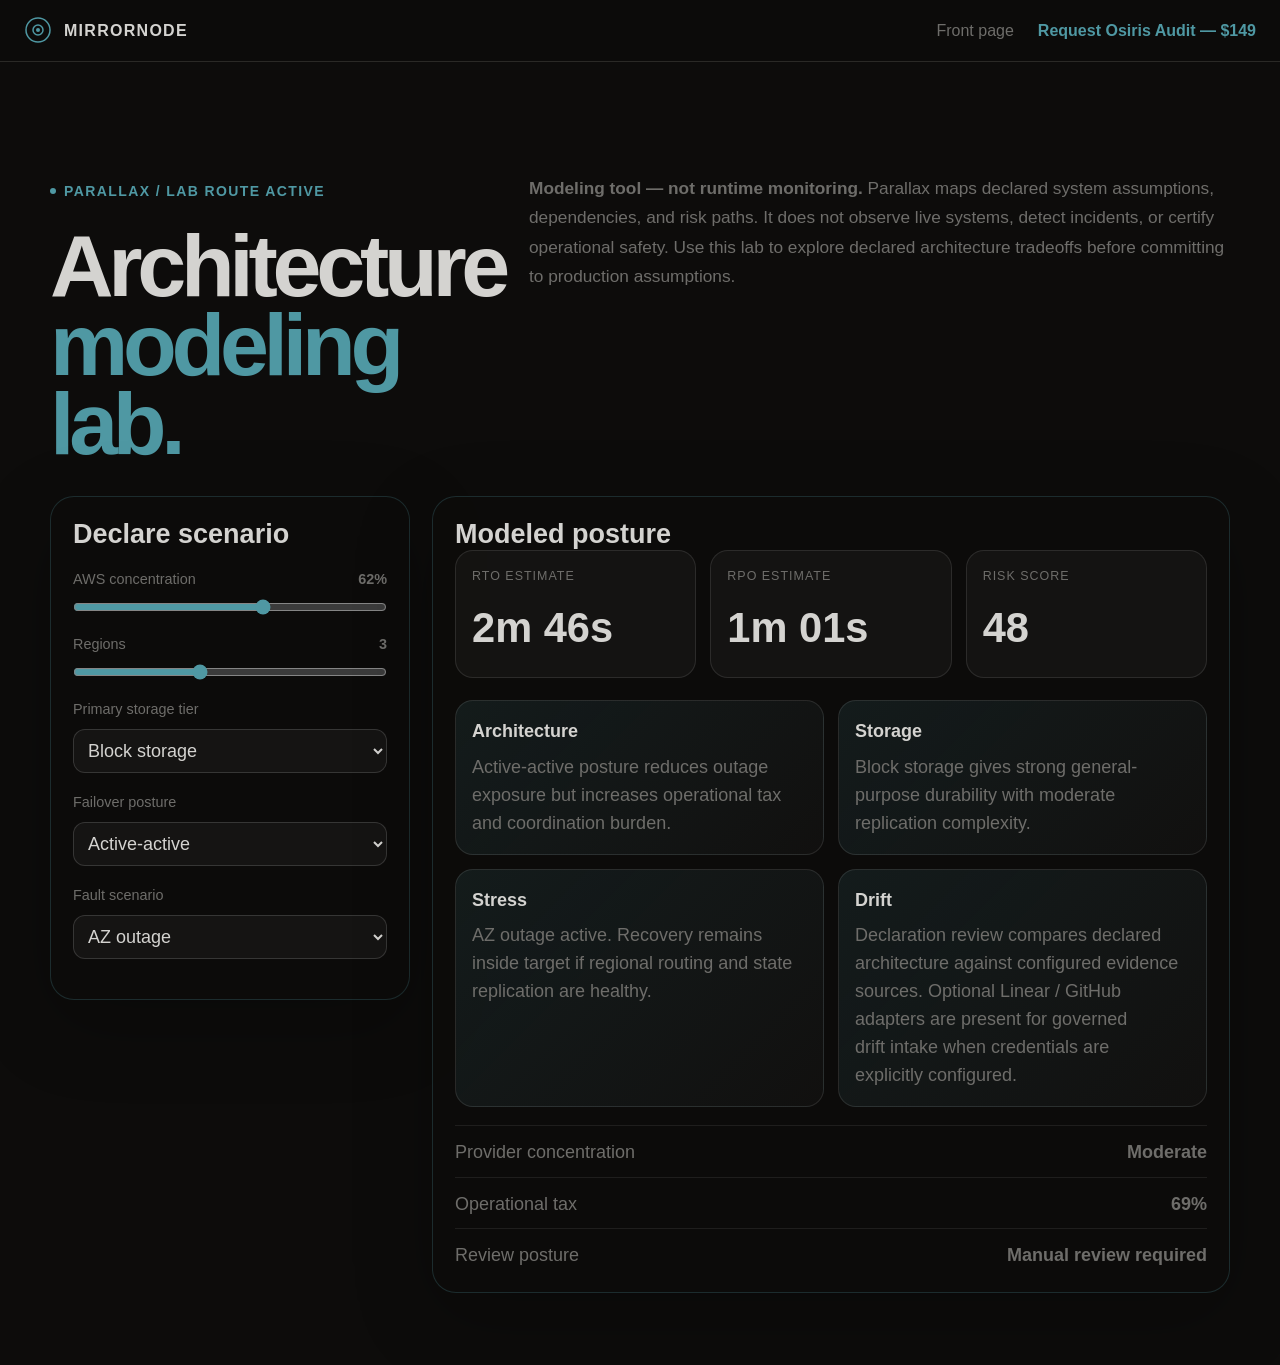
<file: lab/index.html>
<!DOCTYPE html>
<html lang="en" data-theme="dark">
<head>
  <meta charset="UTF-8" />
  <meta name="viewport" content="width=device-width, initial-scale=1.0" />
  <title>Parallax Lab — MIRRORNODE</title>
  <meta name="description" content="Interactive Parallax Lab surface for modeling declared infrastructure assumptions, stress scenarios, drift posture, and recovery tradeoffs." />
  <link href="https://api.fontshare.com/v2/css?f[]=clash-display@400,500,600,700&f[]=satoshi@400,500,700&display=swap" rel="stylesheet" />
  <link rel="stylesheet" href="/style.css" />
  <style>
    body { min-height: 100vh; }
    .lab-shell { width: min(1180px, calc(100% - 32px)); margin: 0 auto; padding: 112px 0 72px; }
    .lab-header { display: flex; justify-content: space-between; gap: 24px; align-items: flex-start; margin-bottom: 32px; }
    .lab-title { font-family: var(--font-display, inherit); font-size: clamp(2.4rem, 8vw, 5.5rem); line-height: .9; letter-spacing: -0.06em; margin: 0; }
    .lab-sub { max-width: 720px; color: var(--color-text-muted, #a9a29b); font-size: 1.08rem; line-height: 1.7; }
    .lab-grid { display: grid; grid-template-columns: 360px 1fr; gap: 22px; align-items: start; }
    .lab-card { border: 1px solid rgba(79, 152, 163, .24); background: rgba(13, 12, 11, .72); border-radius: 24px; padding: 22px; box-shadow: 0 24px 80px rgba(0,0,0,.24); }
    .lab-card h2, .lab-card h3 { margin-top: 0; }
    .lab-control { display: grid; gap: 8px; margin: 18px 0; }
    .lab-control label { display: flex; justify-content: space-between; gap: 16px; font-size: .9rem; color: var(--color-text-muted, #a9a29b); }
    .lab-control input, .lab-control select { width: 100%; accent-color: var(--color-primary, #4f98a3); }
    .lab-control select { background: rgba(255,255,255,.04); color: inherit; border: 1px solid rgba(255,255,255,.14); border-radius: 12px; padding: 10px; }
    .metric-grid { display: grid; grid-template-columns: repeat(3, minmax(0,1fr)); gap: 14px; margin-bottom: 22px; }
    .metric { border: 1px solid rgba(255,255,255,.1); border-radius: 18px; padding: 16px; background: rgba(255,255,255,.035); }
    .metric span { display:block; color: var(--color-text-muted, #a9a29b); font-size:.78rem; text-transform: uppercase; letter-spacing:.08em; }
    .metric strong { display:block; font-size: clamp(1.7rem, 4vw, 2.6rem); margin-top: 8px; }
    .lane-grid { display: grid; grid-template-columns: repeat(2, minmax(0, 1fr)); gap: 14px; }
    .lane { border: 1px solid rgba(255,255,255,.1); border-radius: 18px; padding: 16px; background: linear-gradient(135deg, rgba(79,152,163,.12), rgba(255,255,255,.025)); }
    .lane b { display: block; margin-bottom: 8px; }
    .lane p { margin: 0; color: var(--color-text-muted, #a9a29b); line-height: 1.55; }
    .risk-list { display: grid; gap: 10px; margin-top: 18px; }
    .risk { display:flex; justify-content:space-between; gap: 16px; border-top: 1px solid rgba(255,255,255,.08); padding-top: 12px; color: var(--color-text-muted, #a9a29b); }
    .risk strong { color: inherit; }
    .back-link { color: var(--color-primary, #4f98a3); text-decoration: none; font-weight: 700; }
    @media (max-width: 860px) { .lab-header, .lab-grid { grid-template-columns: 1fr; display: grid; } .metric-grid, .lane-grid { grid-template-columns: 1fr; } }
  </style>
</head>
<body>
  <header class="site-header" role="banner">
    <nav class="nav-inner" role="navigation" aria-label="Lab navigation">
      <a href="/" class="nav-logo" aria-label="MIRRORNODE home">
        <svg class="logo-mark" width="28" height="28" viewBox="0 0 28 28" fill="none" aria-hidden="true"><circle cx="14" cy="14" r="12" stroke="currentColor" stroke-width="1.5"/><circle cx="14" cy="14" r="5" stroke="currentColor" stroke-width="1.5"/><circle cx="14" cy="14" r="2" fill="currentColor"/></svg>
        <span class="logo-wordmark">MIRRORNODE</span>
      </a>
      <ul class="nav-links" role="list">
        <li><a href="/" class="nav-link">Front page</a></li>
        <li><a href="https://mirrornode.xyz/audit" class="nav-link nav-link--accent" target="_blank" rel="noopener">Request Osiris Audit — $149</a></li>
      </ul>
    </nav>
  </header>

  <main class="lab-shell">
    <section class="lab-header" aria-labelledby="lab-heading">
      <div>
        <div class="hero-eyebrow"><span class="eyebrow-dot" aria-hidden="true"></span>PARALLAX / Lab Route Active</div>
        <h1 id="lab-heading" class="lab-title">Architecture<br><span class="hero-heading--accent">modeling lab.</span></h1>
      </div>
      <p class="lab-sub"><strong>Modeling tool — not runtime monitoring.</strong> Parallax maps declared system assumptions, dependencies, and risk paths. It does not observe live systems, detect incidents, or certify operational safety. Use this lab to explore declared architecture tradeoffs before committing to production assumptions.</p>
    </section>

    <section class="lab-grid" aria-label="Interactive modeling controls">
      <aside class="lab-card">
        <h2>Declare scenario</h2>
        <div class="lab-control">
          <label for="providerMix">AWS concentration <strong><span id="providerValue">62</span>%</strong></label>
          <input id="providerMix" type="range" min="10" max="95" value="62" />
        </div>
        <div class="lab-control">
          <label for="regions">Regions <strong><span id="regionValue">3</span></strong></label>
          <input id="regions" type="range" min="1" max="6" value="3" />
        </div>
        <div class="lab-control">
          <label for="storageTier">Primary storage tier</label>
          <select id="storageTier">
            <option value="nvme">NVMe / hot path</option>
            <option value="block" selected>Block storage</option>
            <option value="object">Object storage</option>
            <option value="archive">Archive tier</option>
          </select>
        </div>
        <div class="lab-control">
          <label for="failover">Failover posture</label>
          <select id="failover">
            <option value="cold">Cold standby</option>
            <option value="warm">Warm standby</option>
            <option value="active" selected>Active-active</option>
          </select>
        </div>
        <div class="lab-control">
          <label for="fault">Fault scenario</label>
          <select id="fault">
            <option value="normal">No active fault</option>
            <option value="az" selected>AZ outage</option>
            <option value="region">Region impairment</option>
            <option value="queue">Queue backlog</option>
            <option value="deploy">Bad deploy</option>
          </select>
        </div>
      </aside>

      <section class="lab-card" aria-live="polite">
        <h2>Modeled posture</h2>
        <div class="metric-grid">
          <div class="metric"><span>RTO estimate</span><strong id="rto">4m 12s</strong></div>
          <div class="metric"><span>RPO estimate</span><strong id="rpo">48s</strong></div>
          <div class="metric"><span>Risk score</span><strong id="risk">38</strong></div>
        </div>

        <div class="lane-grid">
          <div class="lane"><b>Architecture</b><p id="archText">Active-active posture reduces outage exposure but increases operational tax and coordination burden.</p></div>
          <div class="lane"><b>Storage</b><p id="storageText">Block storage gives strong general-purpose durability with moderate replication complexity.</p></div>
          <div class="lane"><b>Stress</b><p id="stressText">AZ outage active. Recovery remains inside target if regional routing and state replication are healthy.</p></div>
          <div class="lane"><b>Drift</b><p>Declaration review compares declared architecture against configured evidence sources. Optional Linear / GitHub adapters are present for governed drift intake when credentials are explicitly configured.</p></div>
        </div>

        <div class="risk-list" aria-label="Risk breakdown">
          <div class="risk"><span>Provider concentration</span><strong id="providerRisk">Moderate</strong></div>
          <div class="risk"><span>Operational tax</span><strong id="opsTax">52%</strong></div>
          <div class="risk"><span>Review posture</span><strong>Manual review required</strong></div>
        </div>
      </section>
    </section>
  </main>

  <script>
    const $ = (id) => document.getElementById(id);
    const provider = $('providerMix');
    const regions = $('regions');
    const storage = $('storageTier');
    const failover = $('failover');
    const fault = $('fault');

    const storageCopy = {
      nvme: 'NVMe improves hot-path performance but raises pressure on replication, locality, and failover discipline.',
      block: 'Block storage gives strong general-purpose durability with moderate replication complexity.',
      object: 'Object storage lowers durability anxiety but can add latency and workflow coupling.',
      archive: 'Archive tier lowers cost but weakens recovery speed and increases operational planning burden.'
    };
    const failoverCopy = {
      cold: 'Cold standby reduces spend but materially increases recovery time and manual coordination.',
      warm: 'Warm standby balances cost and recovery speed, with moderate coordination overhead.',
      active: 'Active-active posture reduces outage exposure but increases operational tax and coordination burden.'
    };
    const faultCopy = {
      normal: 'No active fault. Review focuses on declared dependencies, runbook currency, and hidden concentration.',
      az: 'AZ outage active. Recovery remains inside target if regional routing and state replication are healthy.',
      region: 'Region impairment active. Cross-region assumptions and data replication become launch-critical.',
      queue: 'Queue backlog active. Throughput, worker scaling, retry policy, and dead-letter handling need review.',
      deploy: 'Bad deploy active. Rollback path, blast radius, and release gates determine containment quality.'
    };

    function compute() {
      const p = Number(provider.value);
      const r = Number(regions.value);
      const f = failover.value;
      const s = storage.value;
      const x = fault.value;
      let risk = Math.round((p * .45) + ((7 - r) * 5));
      if (f === 'cold') risk += 18;
      if (f === 'warm') risk += 8;
      if (s === 'archive') risk += 14;
      if (s === 'nvme') risk += 6;
      if (x === 'region') risk += 16;
      if (x === 'deploy') risk += 10;
      if (x === 'queue') risk += 8;
      risk = Math.max(12, Math.min(96, risk));
      const rtoSeconds = Math.max(45, Math.round(95 + risk * 5.2 - r * 28 - (f === 'active' ? 95 : f === 'warm' ? 45 : 0)));
      const rpoSeconds = Math.max(12, Math.round(18 + risk * 1.4 - r * 8 + (s === 'archive' ? 80 : s === 'object' ? 16 : 0)));
      $('providerValue').textContent = p;
      $('regionValue').textContent = r;
      $('risk').textContent = risk;
      $('rto').textContent = `${Math.floor(rtoSeconds / 60)}m ${String(rtoSeconds % 60).padStart(2, '0')}s`;
      $('rpo').textContent = rpoSeconds >= 60 ? `${Math.floor(rpoSeconds / 60)}m ${String(rpoSeconds % 60).padStart(2, '0')}s` : `${rpoSeconds}s`;
      $('providerRisk').textContent = p >= 75 ? 'High' : p >= 45 ? 'Moderate' : 'Low';
      $('opsTax').textContent = `${Math.min(92, Math.round(24 + (f === 'active' ? 28 : f === 'warm' ? 16 : 6) + r * 4 + (100 - p) * .12))}%`;
      $('archText').textContent = failoverCopy[f];
      $('storageText').textContent = storageCopy[s];
      $('stressText').textContent = faultCopy[x];
    }
    [provider, regions, storage, failover, fault].forEach((el) => el.addEventListener('input', compute));
    compute();
  </script>
</body>
</html>
</file>
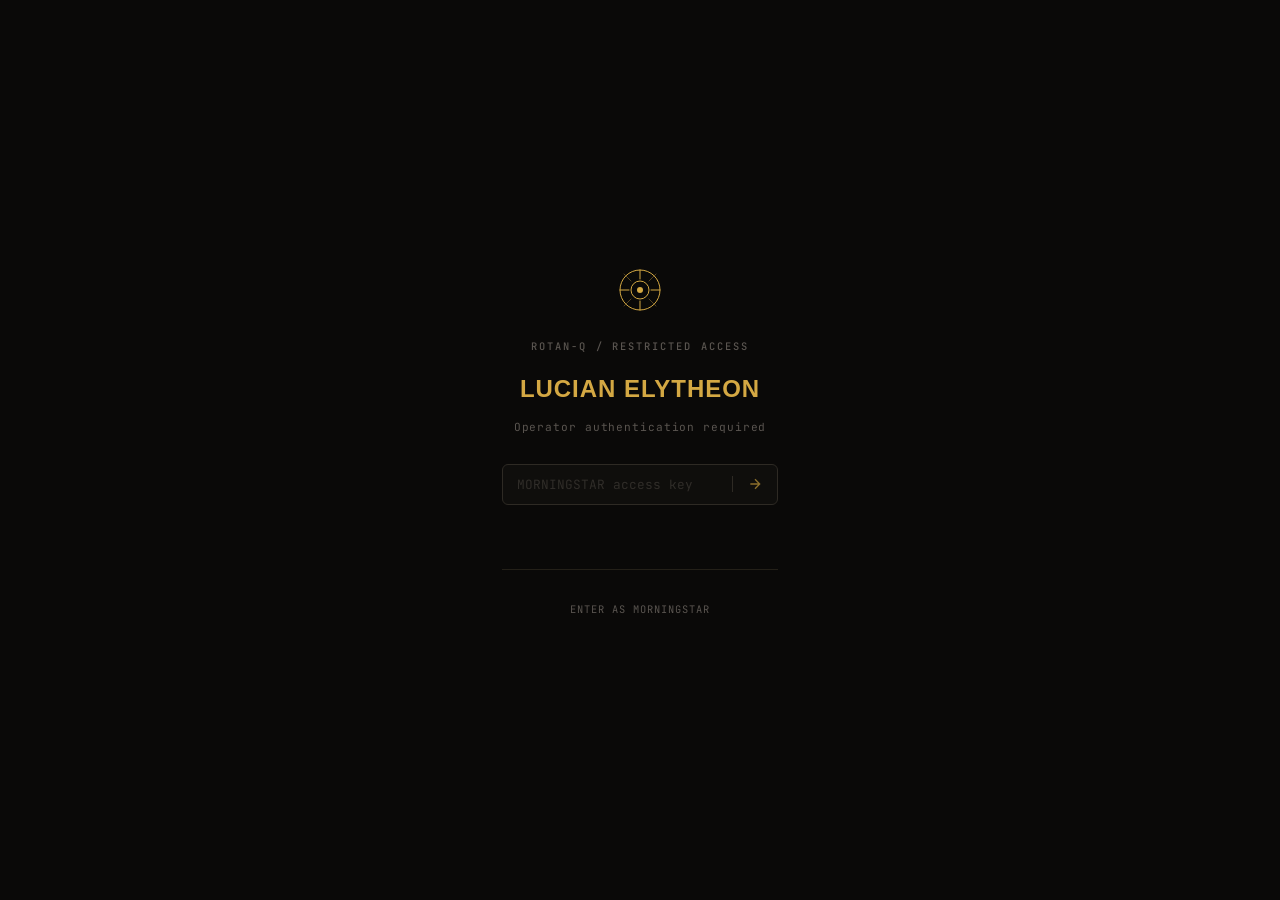
<file: rotan-q/index.html>
<!DOCTYPE html>
<html lang="en" data-theme="dark">
<head>
  <meta charset="UTF-8" />
  <meta name="viewport" content="width=device-width, initial-scale=1.0" />
  <title>ROTAN-Q — LUCIAN ELYTHEON Console</title>
  <meta name="robots" content="noindex, nofollow" />

  <!-- Fonts: JetBrains Mono (terminal) + Clash Display (headers) -->
  <link rel="preconnect" href="https://fonts.googleapis.com" />
  <link rel="preconnect" href="https://fonts.gstatic.com" crossorigin />
  <link href="https://fonts.googleapis.com/css2?family=JetBrains+Mono:ital,wght@0,300;0,400;0,500;0,700;1,400&display=swap" rel="stylesheet" />
  <link href="https://api.fontshare.com/v2/css?f[]=clash-display@400,500,600,700&display=swap" rel="stylesheet" />

  <link rel="stylesheet" href="rotan.css" />

  <link rel="icon" type="image/svg+xml" href="data:image/svg+xml,%3Csvg xmlns='http://www.w3.org/2000/svg' viewBox='0 0 32 32'%3E%3Crect width='32' height='32' fill='%230a0908'/%3E%3Ccircle cx='16' cy='16' r='8' fill='none' stroke='%23d4a843' stroke-width='1.5'/%3E%3Ccircle cx='16' cy='16' r='2.5' fill='%23d4a843'/%3E%3Cline x1='16' y1='4' x2='16' y2='8' stroke='%23d4a843' stroke-width='1.5'/%3E%3Cline x1='16' y1='24' x2='16' y2='28' stroke='%23d4a843' stroke-width='1.5'/%3E%3Cline x1='4' y1='16' x2='8' y2='16' stroke='%23d4a843' stroke-width='1.5'/%3E%3Cline x1='24' y1='16' x2='28' y2='16' stroke='%23d4a843' stroke-width='1.5'/%3E%3C/svg%3E" />
</head>
<body>

  <!-- ── ACCESS GATE ─────────────────────────────────────── -->
  <div class="access-gate" id="access-gate" role="dialog" aria-modal="true" aria-labelledby="gate-title">
    <div class="gate-inner">
      <div class="gate-sigil" aria-hidden="true">
        <svg width="48" height="48" viewBox="0 0 48 48" fill="none">
          <circle cx="24" cy="24" r="20" stroke="currentColor" stroke-width="1"/>
          <circle cx="24" cy="24" r="9"  stroke="currentColor" stroke-width="1"/>
          <circle cx="24" cy="24" r="3"  fill="currentColor"/>
          <line x1="24" y1="4"  x2="24" y2="13" stroke="currentColor" stroke-width="1" stroke-linecap="round"/>
          <line x1="24" y1="35" x2="24" y2="44" stroke="currentColor" stroke-width="1" stroke-linecap="round"/>
          <line x1="4"  y1="24" x2="13" y2="24" stroke="currentColor" stroke-width="1" stroke-linecap="round"/>
          <line x1="35" y1="24" x2="44" y2="24" stroke="currentColor" stroke-width="1" stroke-linecap="round"/>
          <line x1="8"  y1="8"  x2="15" y2="15" stroke="currentColor" stroke-width="0.75" stroke-linecap="round" opacity="0.5"/>
          <line x1="33" y1="33" x2="40" y2="40" stroke="currentColor" stroke-width="0.75" stroke-linecap="round" opacity="0.5"/>
          <line x1="40" y1="8"  x2="33" y2="15" stroke="currentColor" stroke-width="0.75" stroke-linecap="round" opacity="0.5"/>
          <line x1="8"  y1="40" x2="15" y2="33" stroke="currentColor" stroke-width="0.75" stroke-linecap="round" opacity="0.5"/>
        </svg>
      </div>
      <div class="gate-label" id="gate-title">ROTAN-Q / RESTRICTED ACCESS</div>
      <div class="gate-name">LUCIAN ELYTHEON</div>
      <div class="gate-sub">Operator authentication required</div>
      <div class="gate-input-wrap">
        <input
          type="password"
          class="gate-input"
          id="gate-input"
          placeholder="MORNINGSTAR access key"
          autocomplete="off"
          autocorrect="off"
          spellcheck="false"
          aria-label="Operator access key"
          maxlength="64"
        />
        <button class="gate-btn" id="gate-btn" type="button" aria-label="Authenticate">
          <svg width="16" height="16" viewBox="0 0 24 24" fill="none" stroke="currentColor" stroke-width="2" aria-hidden="true"><path d="M5 12h14M12 5l7 7-7 7"/></svg>
        </button>
      </div>
      <div class="gate-error" id="gate-error" aria-live="polite"></div>
      <div class="gate-bypass">
        <button class="gate-bypass-btn" id="gate-bypass" type="button">Enter as MORNINGSTAR</button>
      </div>
    </div>
  </div>


  <!-- ── CONSOLE SHELL ───────────────────────────────────── -->
  <div class="console-shell" id="console-shell" aria-hidden="true">

    <!-- Top bar -->
    <header class="console-topbar" role="banner">
      <div class="topbar-left">
        <a href="../index.html" class="topbar-back" aria-label="Return to MIRRORNODE">
          <svg width="14" height="14" viewBox="0 0 24 24" fill="none" stroke="currentColor" stroke-width="2" aria-hidden="true"><path d="M19 12H5M12 5l-7 7 7 7"/></svg>
          MIRRORNODE
        </a>
        <div class="topbar-divider" aria-hidden="true"></div>
        <div class="topbar-id">
          <span class="topbar-node">ROTAN-Q</span>
          <span class="topbar-sep" aria-hidden="true">/</span>
          <span class="topbar-entity">LUCIAN ELYTHEON</span>
        </div>
      </div>
      <div class="topbar-center">
        <div class="topbar-status" id="topbar-status" aria-live="polite">
          <span class="status-dot" id="status-dot" aria-hidden="true"></span>
          <span class="status-label" id="status-label">INITIALIZING</span>
        </div>
      </div>
      <div class="topbar-right">
        <div class="topbar-operator">
          <span class="op-label">OPERATOR</span>
          <span class="op-name">MORNINGSTAR</span>
        </div>
        <div class="topbar-time" id="topbar-time" aria-label="Current time"></div>
      </div>
    </header>

    <!-- Main split layout -->
    <div class="console-body">

      <!-- ── LEFT: Transmission feed ──────────────────────── -->
      <section class="panel panel-transmissions" aria-label="Transmission feed">
        <div class="panel-header">
          <span class="panel-label">TRANSMISSIONS</span>
          <div class="panel-controls">
            <button class="panel-btn" id="btn-clear" title="Clear feed" aria-label="Clear transmission feed">CLR</button>
            <span class="tx-count" id="tx-count" aria-live="polite">0 TX</span>
          </div>
        </div>

        <div class="tx-feed" id="tx-feed" aria-live="polite" aria-label="Transmission log" role="log"></div>

        <!-- Input -->
        <div class="tx-input-zone">
          <div class="tx-input-row">
            <span class="tx-prompt" aria-hidden="true">MORNINGSTAR ▸</span>
            <textarea
              class="tx-input"
              id="tx-input"
              placeholder="Issue decree to LUCIAN ELYTHEON…"
              rows="1"
              autocomplete="off"
              autocorrect="off"
              spellcheck="false"
              aria-label="Decree input"
              maxlength="2000"
            ></textarea>
            <!-- Mic button -->
            <button class="mic-btn" id="mic-btn" type="button" aria-label="Speak decree" title="Hold to speak">
              <svg class="mic-icon mic-icon--off" width="16" height="16" viewBox="0 0 24 24" fill="none" stroke="currentColor" stroke-width="2" aria-hidden="true">
                <rect x="9" y="2" width="6" height="11" rx="3"/>
                <path d="M5 10a7 7 0 0 0 14 0"/>
                <line x1="12" y1="19" x2="12" y2="22"/>
                <line x1="8" y1="22" x2="16" y2="22"/>
              </svg>
              <svg class="mic-icon mic-icon--on" width="16" height="16" viewBox="0 0 24 24" fill="none" stroke="currentColor" stroke-width="2" aria-hidden="true" style="display:none">
                <rect x="9" y="2" width="6" height="11" rx="3" fill="currentColor" fill-opacity="0.3"/>
                <path d="M5 10a7 7 0 0 0 14 0"/>
                <line x1="12" y1="19" x2="12" y2="22"/>
                <line x1="8" y1="22" x2="16" y2="22"/>
              </svg>
            </button>
          </div>
          <div class="tx-input-actions">
            <div class="tx-input-hints">
              <span class="tx-hint" id="voice-status">↵ transmit</span>
              <span class="tx-hint">⇧↵ newline</span>
              <!-- Voice toggle -->
              <button class="voice-toggle" id="voice-toggle" type="button" title="Toggle LUCIAN voice output">
                <svg width="11" height="11" viewBox="0 0 24 24" fill="none" stroke="currentColor" stroke-width="2" aria-hidden="true">
                  <polygon points="11 5 6 9 2 9 2 15 6 15 11 19 11 5"/>
                  <path d="M19.07 4.93a10 10 0 0 1 0 14.14" class="voice-wave-outer"/>
                  <path d="M15.54 8.46a5 5 0 0 1 0 7.07" class="voice-wave-inner"/>
                </svg>
                <span class="voice-toggle-label">VOICE</span>
              </button>
            </div>
            <button class="tx-send-btn" id="tx-send" type="button" aria-label="Transmit decree">
              TRANSMIT
              <svg width="12" height="12" viewBox="0 0 24 24" fill="none" stroke="currentColor" stroke-width="2.5" aria-hidden="true"><path d="M5 12h14M12 5l7 7-7 7"/></svg>
            </button>
          </div>
        </div>
      </section>

      <!-- ── RIGHT: Node telemetry ─────────────────────────── -->
      <aside class="panel panel-telemetry" aria-label="Node telemetry">

        <!-- Node identity -->
        <div class="telem-block telem-identity">
          <div class="telem-sigil" aria-hidden="true">
            <svg width="36" height="36" viewBox="0 0 48 48" fill="none">
              <circle cx="24" cy="24" r="20" stroke="currentColor" stroke-width="1"/>
              <circle cx="24" cy="24" r="9"  stroke="currentColor" stroke-width="1"/>
              <circle cx="24" cy="24" r="3"  fill="currentColor"/>
              <line x1="24" y1="4"  x2="24" y2="13" stroke="currentColor" stroke-width="1"/>
              <line x1="24" y1="35" x2="24" y2="44" stroke="currentColor" stroke-width="1"/>
              <line x1="4"  y1="24" x2="13" y2="24" stroke="currentColor" stroke-width="1"/>
              <line x1="35" y1="24" x2="44" y2="24" stroke="currentColor" stroke-width="1"/>
            </svg>
          </div>
          <div class="telem-id-text">
            <div class="telem-node-name">LUCIAN ELYTHEON</div>
            <div class="telem-node-sub">DIDE-RACA TERMINAL · PORT 7702</div>
          </div>
        </div>

        <!-- Node health -->
        <div class="telem-block">
          <div class="telem-block-label">NODE HEALTH</div>
          <div class="telem-row">
            <span class="tr-key">Status</span>
            <span class="tr-val" id="telem-status">
              <span class="status-pip status-pip--active" aria-hidden="true"></span>
              ACTIVE
            </span>
          </div>
          <div class="telem-row">
            <span class="tr-key">Uptime</span>
            <span class="tr-val mono" id="telem-uptime">00:00:00</span>
          </div>
          <div class="telem-row">
            <span class="tr-key">Transmissions</span>
            <span class="tr-val mono" id="telem-tx-count">0</span>
          </div>
          <div class="telem-row">
            <span class="tr-key">Last decree</span>
            <span class="tr-val mono" id="telem-last-decree">—</span>
          </div>
        </div>

        <!-- Endpoint controls -->
        <div class="telem-block">
          <div class="telem-block-label">ENDPOINT CONTROLS</div>
          <div class="endpoint-grid">
            <button class="ep-btn ep-btn--health"    data-ep="health"         aria-label="Ping /health">/health</button>
            <button class="ep-btn ep-btn--decree"    data-ep="decree"         aria-label="Issue /decree">/decree</button>
            <button class="ep-btn ep-btn--checkpoint" data-ep="checkpoint"    aria-label="Checkpoint">/checkpoint</button>
            <button class="ep-btn ep-btn--invoke"    data-ep="invoke-loop"    aria-label="Invoke loop">/invoke-loop</button>
            <button class="ep-btn ep-btn--standby"   data-ep="standby"        aria-label="Standby status">/standby</button>
            <button class="ep-btn ep-btn--collapse ep-btn--warn" data-ep="collapse" aria-label="Invoke collapse">/collapse</button>
          </div>
        </div>

        <!-- Posture meters -->
        <div class="telem-block">
          <div class="telem-block-label">LIVE POSTURE</div>
          <div class="posture-rows" id="posture-rows">
            <div class="posture-row">
              <span class="pr-key">Canon sync</span>
              <div class="pr-bar-wrap"><div class="pr-bar"><div class="pr-fill pr-fill--ok" id="p-canon" style="width:94%"></div></div></div>
              <span class="pr-val" id="pv-canon">94</span>
            </div>
            <div class="posture-row">
              <span class="pr-key">Drift gate</span>
              <div class="pr-bar-wrap"><div class="pr-bar"><div class="pr-fill pr-fill--ok" id="p-drift" style="width:88%"></div></div></div>
              <span class="pr-val" id="pv-drift">88</span>
            </div>
            <div class="posture-row">
              <span class="pr-key">Collapse risk</span>
              <div class="pr-bar-wrap"><div class="pr-bar"><div class="pr-fill pr-fill--warn" id="p-collapse" style="width:23%"></div></div></div>
              <span class="pr-val" id="pv-collapse">23</span>
            </div>
            <div class="posture-row">
              <span class="pr-key">Ledger integrity</span>
              <div class="pr-bar-wrap"><div class="pr-bar"><div class="pr-fill pr-fill--ok" id="p-ledger" style="width:100%"></div></div></div>
              <span class="pr-val" id="pv-ledger">100</span>
            </div>
            <div class="posture-row">
              <span class="pr-key">Refusal buffer</span>
              <div class="pr-bar-wrap"><div class="pr-bar"><div class="pr-fill pr-fill--mid" id="p-refusal" style="width:61%"></div></div></div>
              <span class="pr-val" id="pv-refusal">61</span>
            </div>
          </div>
        </div>

        <!-- Audit log -->
        <div class="telem-block telem-block--grow">
          <div class="telem-block-label">AUDIT LEDGER</div>
          <div class="audit-log" id="audit-log" role="log" aria-label="Audit ledger"></div>
        </div>

      </aside>
    </div>
  </div>

  <script src="rotan.js"></script>
<script data-pplx-inline-edit>
(function () {
  if (window === window.top) return;

  const allowedParentOrigins = ["https://www.perplexity.ai","https://perplexity.ai","https://testing.perplexity.ai","https://staging.perplexity.ai","https://*.preview.i.perplexity.ai","http://localhost:3000","http://127.0.0.1:3000","http://localhost:5173","http://127.0.0.1:5173"];
  const MAX_FONT_BYTES = 500 * 1024;
  const MAX_TOTAL_FONT_BYTES = 2 * 1024 * 1024;
  let scrollForwarding = false;
  let scrollRaf = 0;
  let trustedTopOrigin = null;

  // Allow entries like "https://*.preview.i.perplexity.ai" — the wildcard
  // matches a single DNS label (no dots), so "https://*.foo" cannot stretch
  // across multiple labels.
  function matchesAllowedOrigin(origin) {
    if (!origin) return false;
    for (const entry of allowedParentOrigins) {
      if (!entry.includes("*")) {
        if (entry === origin) return true;
        continue;
      }
      const pattern = new RegExp(
        "^" +
          entry.replace(/[.+?^${}()|[\]\\]/g, "\\$&").replace(/\*/g, "[^.]+") +
          "$",
      );
      if (pattern.test(origin)) return true;
    }
    return false;
  }

  // Trust decision: when the sender is same-origin-visible (event.origin is a
  // real origin like https://www.perplexity.ai) we trust event.origin directly.
  // When event.origin is "null" (opaque broker srcdoc), we fall back to the
  // broker's stamped `parentOrigin` to identify the top window. The fallback
  // is claim-only — we rely on the browser's native `targetOrigin` enforcement
  // on the response path (see postToTrustedTop) to ensure replies can't be
  // delivered to anyone but the actual top window of that claimed origin.
  function getTrustedParentOrigin(event) {
    const forwardedParentOrigin =
      typeof event.data.parentOrigin === "string" ? event.data.parentOrigin : null;
    const parentOrigin = event.origin === "null" ? forwardedParentOrigin : event.origin;
    return matchesAllowedOrigin(parentOrigin) ? parentOrigin : null;
  }

  // All responses go to window.top with targetOrigin = the allowlisted origin.
  // An attacker that iframes us inside their own null-origin broker can claim
  // any parentOrigin they like, but the browser will drop the reply whenever
  // the real top's origin doesn't match — so the screenshot never leaves.
  function postToTrustedTop(message) {
    if (!trustedTopOrigin) return;
    try {
      window.top.postMessage(message, trustedTopOrigin);
    } catch (_error) {}
  }

  function inlineAll(original, clone) {
    if (original.nodeType !== 1 || clone.nodeType !== 1) return;

    try {
      const computedStyle = getComputedStyle(original);
      // cssText on a computed style is the serialized declaration in modern
      // Chromium/Safari — a single read beats enumerating ~400 longhand
      // properties. Firefox returns "" here, so we fall back on empty.
      const serialized = computedStyle.cssText;
      if (serialized) {
        clone.style.cssText = serialized;
      } else {
        const parts = new Array(computedStyle.length);
        for (let index = 0; index < computedStyle.length; index += 1) {
          const property = computedStyle[index];
          parts[index] = `${property}:${computedStyle.getPropertyValue(property)};`;
        }
        clone.style.cssText = parts.join("");
      }
    } catch (_error) {}

    const originalChildren = original.children;
    const clonedChildren = clone.children;
    for (
      let index = 0;
      index < originalChildren.length && index < clonedChildren.length;
      index += 1
    ) {
      inlineAll(originalChildren[index], clonedChildren[index]);
    }
  }

  function extractFontUrl(srcValue) {
    const matches = [
      ...srcValue.matchAll(
        /url\(["']?([^"')]+)["']?\)(?:\s*format\(["']?([^"')]+)["']?\))?/gi,
      ),
    ];
    if (matches.length === 0) return null;
    const woff2 = matches.find((m) => m[2] && m[2].toLowerCase().includes("woff2"));
    if (woff2) return woff2[1];
    const woff = matches.find((m) => m[2] && m[2].toLowerCase().includes("woff"));
    if (woff) return woff[1];
    return matches[0][1];
  }

  // Cache resolved font URL -> data URI across captures. Fonts on a page
  // essentially never change, and a batch run emits multiple captures back to
  // back — without this we'd refetch + re-base64 every time.
  const fontDataUriCache = new Map();
  const SRC_DECLARATION_RE = /src\s*:\s*[^;}]+/i;

  async function fetchAsDataUri(url) {
    if (fontDataUriCache.has(url)) return fontDataUriCache.get(url);
    let dataUri = null;
    try {
      const response = await fetch(url, { mode: "cors", credentials: "omit" });
      if (response.ok) {
        const blob = await response.blob();
        if (blob.size <= MAX_FONT_BYTES) {
          dataUri = await new Promise((resolve) => {
            const reader = new FileReader();
            reader.onloadend = () =>
              resolve(typeof reader.result === "string" ? reader.result : null);
            reader.onerror = () => resolve(null);
            reader.readAsDataURL(blob);
          });
        }
      }
    } catch (_error) {
      dataUri = null;
    }
    fontDataUriCache.set(url, dataUri);
    return dataUri;
  }

  function collectFontFaceRuleTexts() {
    const rules = [];
    for (const sheet of document.styleSheets) {
      let cssRules;
      try {
        cssRules = sheet.cssRules;
      } catch (_error) {
        continue;
      }
      if (!cssRules) continue;
      for (const rule of cssRules) {
        const cssText = rule.cssText || "";
        if (cssText.startsWith("@font-face")) rules.push(cssText);
      }
    }
    return rules;
  }

  async function buildInlinedFontCss() {
    const ruleTexts = collectFontFaceRuleTexts();
    if (ruleTexts.length === 0) return null;

    const resolved = ruleTexts.map((cssText) => {
      if (!SRC_DECLARATION_RE.test(cssText)) return null;
      const srcMatch = cssText.match(/src\s*:\s*([^;}]+)[;}]/i);
      if (!srcMatch) return null;
      const url = extractFontUrl(srcMatch[1]);
      if (!url) return null;
      try {
        return { cssText, url: new URL(url, document.baseURI).href };
      } catch (_error) {
        return null;
      }
    });

    const dataUris = await Promise.all(
      resolved.map((entry) => (entry ? fetchAsDataUri(entry.url) : Promise.resolve(null))),
    );

    const inlined = [];
    let totalBytes = 0;
    for (let index = 0; index < resolved.length; index += 1) {
      const entry = resolved[index];
      const dataUri = dataUris[index];
      if (!entry || !dataUri) continue;
      const approxBytes = dataUri.length * 0.75;
      if (totalBytes + approxBytes > MAX_TOTAL_FONT_BYTES) break;
      totalBytes += approxBytes;
      inlined.push(entry.cssText.replace(SRC_DECLARATION_RE, `src: url("${dataUri}")`));
    }
    return inlined.length > 0 ? inlined.join("\n") : null;
  }

  function stripExternal(clone) {
    const images = clone.querySelectorAll("img");
    for (let index = 0; index < images.length; index += 1) {
      const src = images[index].getAttribute("src");
      if (src && !src.startsWith("data:")) images[index].removeAttribute("src");
    }

    const elements = clone.querySelectorAll("*");
    for (let index = 0; index < elements.length; index += 1) {
      const style = elements[index].style.cssText;
      if (style && style.includes("url(")) {
        elements[index].style.cssText = style.replace(
          /url\(["']?(?!data:)[^)"']*["']?\)/gi,
          "none",
        );
      }
    }
  }

  function emitScroll() {
    scrollRaf = 0;
    if (!scrollForwarding) return;
    postToTrustedTop({
      type: "INLINE_EDIT_SCROLL",
      scrollX: window.scrollX,
      scrollY: window.scrollY,
    });
  }

  window.addEventListener(
    "scroll",
    function () {
      if (!scrollForwarding || scrollRaf) return;
      scrollRaf = requestAnimationFrame(emitScroll);
    },
    { passive: true, capture: true },
  );

  async function handleCaptureRequest(event) {
    const requestId = event.data.requestId;
    const scrollX = window.scrollX;
    const scrollY = window.scrollY;
    const width = window.innerWidth;
    const height = window.innerHeight;

    function postResult(dataUrl) {
      postToTrustedTop({
        type: "INLINE_EDIT_SCREENSHOT_RESULT",
        requestId,
        dataUrl,
        scrollX,
        scrollY,
      });
    }

    try {
      // Wait for any pending web fonts to resolve so both inline metrics and
      // the @font-face inlining below see the same loaded faces.
      if (document.fonts && document.fonts.ready) {
        try {
          await document.fonts.ready;
        } catch (_error) {}
      }

      const clone = document.documentElement.cloneNode(true);
      inlineAll(document.documentElement, clone);

      const removedNodes = clone.querySelectorAll("script,link[rel=\"stylesheet\"],style");
      for (let index = 0; index < removedNodes.length; index += 1) {
        removedNodes[index].remove();
      }

      stripExternal(clone);

      // Re-embed web fonts as data-URI @font-face rules so the SVG rasterizer
      // can resolve them — external font URLs aren't fetched during
      // foreignObject rendering, which would otherwise force a fallback face
      // and change text metrics.
      const inlinedFontCss = await buildInlinedFontCss();
      if (inlinedFontCss) {
        const styleEl = document.createElement("style");
        styleEl.textContent = inlinedFontCss;
        const head = clone.querySelector("head");
        if (head) head.appendChild(styleEl);
        else clone.insertBefore(styleEl, clone.firstChild);
      }

      const html = new XMLSerializer().serializeToString(clone);
      const svg =
        `<svg xmlns="http://www.w3.org/2000/svg" width="${width}" height="${height}">` +
        '<foreignObject width="100%" height="100%">' +
        `<div xmlns="http://www.w3.org/1999/xhtml" style="width:${width}px;height:${height}px;overflow:hidden">` +
        `<div style="position:relative;left:-${scrollX}px;top:-${scrollY}px">` +
        html +
        "</div></div></foreignObject></svg>";
      const svgUrl = `data:image/svg+xml;charset=utf-8,${encodeURIComponent(svg)}`;
      const image = new Image();
      image.onload = function () {
        const canvas = document.createElement("canvas");
        canvas.width = width;
        canvas.height = height;
        canvas.getContext("2d").drawImage(image, 0, 0);
        postResult(canvas.toDataURL("image/png"));
      };
      image.onerror = function () {
        postResult(null);
      };
      image.src = svgUrl;
    } catch (_error) {
      postResult(null);
    }
  }

  window.addEventListener("message", function (event) {
    if (!event.data) return;
    // Only accept messages from the direct parent frame. Blocks sibling /
    // unrelated-window postMessage senders that could otherwise reach us.
    if (event.source !== window.parent) return;

    const trustedParentOrigin = getTrustedParentOrigin(event);
    if (!trustedParentOrigin) return;
    trustedTopOrigin = trustedParentOrigin;

    if (event.data.type === "INLINE_EDIT_SCROLL_START") {
      scrollForwarding = true;
      emitScroll();
      return;
    }

    if (event.data.type === "INLINE_EDIT_SCROLL_STOP") {
      scrollForwarding = false;
      if (scrollRaf) cancelAnimationFrame(scrollRaf);
      scrollRaf = 0;
      return;
    }

    if (event.data.type !== "INLINE_EDIT_CAPTURE_REQUEST") return;

    handleCaptureRequest(event);
  });
})();


</script></body>
</html>
</file>
<file: style.css>
/* ═══════════════════════════════════════════════════════════
   MIRRORNODE — style.css
   Dark-first command-center. Inherits Parallax visual language.
   Fonts: Clash Display (display) + Satoshi (body)
   ═══════════════════════════════════════════════════════════ */

/* ─── Design Tokens ─────────────────────────────────────── */
:root {
  /* Type scale */
  --text-xs:   clamp(0.75rem,  0.7rem  + 0.25vw, 0.875rem);
  --text-sm:   clamp(0.875rem, 0.8rem  + 0.35vw, 1rem);
  --text-base: clamp(1rem,     0.95rem + 0.25vw, 1.125rem);
  --text-lg:   clamp(1.125rem, 1rem    + 0.75vw, 1.5rem);
  --text-xl:   clamp(1.5rem,   1.2rem  + 1.25vw, 2.25rem);
  --text-2xl:  clamp(2rem,     1.2rem  + 2.5vw,  3.5rem);
  --text-3xl:  clamp(2.5rem,   1rem    + 4vw,    5rem);

  /* Spacing */
  --space-1: 0.25rem; --space-2: 0.5rem;  --space-3: 0.75rem;
  --space-4: 1rem;    --space-5: 1.25rem; --space-6: 1.5rem;
  --space-8: 2rem;    --space-10: 2.5rem; --space-12: 3rem;
  --space-16: 4rem;   --space-20: 5rem;   --space-24: 6rem;

  /* Radius */
  --radius-sm: 0.375rem; --radius-md: 0.5rem;
  --radius-lg: 0.75rem;  --radius-xl: 1rem;

  /* Transitions */
  --tx: 180ms cubic-bezier(0.16, 1, 0.3, 1);
  --tx-slow: 400ms cubic-bezier(0.16, 1, 0.3, 1);

  /* Fonts */
  --font-display: 'Clash Display', 'Helvetica Neue', sans-serif;
  --font-body:    'Satoshi', 'Inter', sans-serif;

  /* Layout */
  --content-default: 1100px;
  --content-wide:    1300px;
}

/* ─── Color palette — dark-first (Parallax) ─────────────── */
:root,
[data-theme="dark"] {
  --color-bg:              #0d0c0b;
  --color-surface:         #131210;
  --color-surface-2:       #181714;
  --color-surface-3:       #1e1d1a;
  --color-border:          #2a2926;
  --color-divider:         #222120;

  --color-text:            #d4d3d0;
  --color-text-muted:      #6e6d6a;
  --color-text-faint:      #3e3d3a;
  --color-text-inverse:    #0d0c0b;

  /* Accent: Parallax teal */
  --color-primary:         #4f98a3;
  --color-primary-hover:   #3d8290;
  --color-primary-glow:    rgba(79, 152, 163, 0.15);
  --color-primary-glow-2:  rgba(79, 152, 163, 0.06);

  /* Status */
  --color-ok:      #6daa45;
  --color-warn:    #e8af34;
  --color-error:   #d16374;
  --color-info:    #5591c7;

  /* Node badge colors */
  --color-badge-ai:    #4f98a3;
  --color-badge-wf:    #a86fdf;
  --color-badge-data:  #5591c7;
  --color-badge-audit: #e8af34;

  --shadow-sm: 0 1px 3px rgba(0,0,0,0.4);
  --shadow-md: 0 4px 16px rgba(0,0,0,0.5);
  --shadow-lg: 0 12px 40px rgba(0,0,0,0.6);
  --shadow-glow: 0 0 60px var(--color-primary-glow);
}

[data-theme="light"] {
  --color-bg:              #f7f6f2;
  --color-surface:         #ffffff;
  --color-surface-2:       #f3f2ee;
  --color-surface-3:       #eeede9;
  --color-border:          #dddbd6;
  --color-divider:         #e8e6e2;

  --color-text:            #1a1917;
  --color-text-muted:      #706f6c;
  --color-text-faint:      #bab9b4;
  --color-text-inverse:    #f7f6f2;

  --color-primary:         #016c73;
  --color-primary-hover:   #014f55;
  --color-primary-glow:    rgba(1, 108, 115, 0.1);
  --color-primary-glow-2:  rgba(1, 108, 115, 0.04);

  --color-ok:    #437a22;
  --color-warn:  #964219;
  --color-error: #a12c3a;
  --color-info:  #006494;

  --color-badge-ai:    #016c73;
  --color-badge-wf:    #7a39bb;
  --color-badge-data:  #006494;
  --color-badge-audit: #8a6000;

  --shadow-sm: 0 1px 3px rgba(0,0,0,0.08);
  --shadow-md: 0 4px 16px rgba(0,0,0,0.10);
  --shadow-lg: 0 12px 40px rgba(0,0,0,0.14);
  --shadow-glow: 0 0 60px var(--color-primary-glow);
}

@media (prefers-color-scheme: light) {
  :root:not([data-theme]) {
    --color-bg: #f7f6f2; --color-surface: #ffffff; --color-surface-2: #f3f2ee;
    --color-surface-3: #eeede9; --color-border: #dddbd6; --color-divider: #e8e6e2;
    --color-text: #1a1917; --color-text-muted: #706f6c; --color-text-faint: #bab9b4;
    --color-text-inverse: #f7f6f2; --color-primary: #016c73; --color-primary-hover: #014f55;
    --color-primary-glow: rgba(1,108,115,0.1); --color-primary-glow-2: rgba(1,108,115,0.04);
    --color-ok: #437a22; --color-warn: #964219; --color-error: #a12c3a; --color-info: #006494;
    --color-badge-ai: #016c73; --color-badge-wf: #7a39bb; --color-badge-data: #006494;
    --color-badge-audit: #8a6000;
    --shadow-sm: 0 1px 3px rgba(0,0,0,0.08); --shadow-md: 0 4px 16px rgba(0,0,0,0.10);
    --shadow-lg: 0 12px 40px rgba(0,0,0,0.14); --shadow-glow: 0 0 60px var(--color-primary-glow);
  }
}

/* ─── Base reset ─────────────────────────────────────────── */
*, *::before, *::after { box-sizing: border-box; margin: 0; padding: 0; }
html {
  -webkit-font-smoothing: antialiased;
  -moz-osx-font-smoothing: grayscale;
  text-rendering: optimizeLegibility;
  scroll-behavior: smooth;
  scroll-padding-top: var(--space-16);
  hanging-punctuation: first last;
}
body {
  min-height: 100dvh;
  line-height: 1.6;
  font-family: var(--font-body);
  font-size: var(--text-base);
  color: var(--color-text);
  background-color: var(--color-bg);
  transition: background-color var(--tx-slow), color var(--tx-slow);
}
img, picture, video, canvas, svg { display: block; max-width: 100%; height: auto; }
ul[role="list"], ol[role="list"] { list-style: none; }
input, button, textarea, select { font: inherit; color: inherit; }
h1, h2, h3, h4, h5, h6 { text-wrap: balance; line-height: 1.15; }
p, li, figcaption { text-wrap: pretty; max-width: 72ch; }
a { color: inherit; text-decoration: none; }
button { cursor: pointer; background: none; border: none; }
::selection { background: var(--color-primary-glow); color: var(--color-text); }
:focus-visible { outline: 2px solid var(--color-primary); outline-offset: 3px; border-radius: var(--radius-sm); }
@media (prefers-reduced-motion: reduce) {
  *, *::before, *::after { animation-duration: 0.01ms !important; transition-duration: 0.01ms !important; scroll-behavior: auto !important; }
}

/* ─── Shared layout helpers ──────────────────────────────── */
.section-inner {
  max-width: var(--content-default);
  margin-inline: auto;
  padding-inline: var(--space-6);
  padding-block: clamp(var(--space-16), 8vw, var(--space-24));
}
.section-label {
  font-family: var(--font-body);
  font-size: var(--text-xs);
  font-weight: 600;
  letter-spacing: 0.12em;
  text-transform: uppercase;
  color: var(--color-primary);
  margin-bottom: var(--space-4);
}
.section-heading {
  font-family: var(--font-display);
  font-size: var(--text-2xl);
  font-weight: 600;
  color: var(--color-text);
  margin-bottom: var(--space-5);
}
.section-sub {
  font-size: var(--text-base);
  color: var(--color-text-muted);
  max-width: 60ch;
  margin-bottom: var(--space-12);
}

/* ─── Scroll reveal ──────────────────────────────────────── */
[data-reveal] {
  opacity: 0;
  transform: translateY(24px);
  transition: opacity 0.6s cubic-bezier(0.16,1,0.3,1), transform 0.6s cubic-bezier(0.16,1,0.3,1);
}
[data-reveal].revealed {
  opacity: 1;
  transform: none;
}

/* ─── Buttons ────────────────────────────────────────────── */
.btn {
  display: inline-flex;
  align-items: center;
  gap: var(--space-2);
  font-family: var(--font-body);
  font-size: var(--text-sm);
  font-weight: 600;
  padding: 0.6rem 1.25rem;
  border-radius: var(--radius-md);
  transition: background var(--tx), color var(--tx), border-color var(--tx), box-shadow var(--tx);
  white-space: nowrap;
  cursor: pointer;
}
.btn--primary {
  background: var(--color-primary);
  color: var(--color-text-inverse);
  border: 1.5px solid transparent;
}
.btn--primary:hover { background: var(--color-primary-hover); box-shadow: 0 0 20px var(--color-primary-glow); }
.btn--ghost {
  background: transparent;
  color: var(--color-text-muted);
  border: 1.5px solid var(--color-border);
}
.btn--ghost:hover { color: var(--color-text); border-color: var(--color-text-muted); }
.btn--large { font-size: var(--text-base); padding: 0.85rem 2rem; }

/* ═══════════════════════════════════════════════════════════
   NAVIGATION
   ═══════════════════════════════════════════════════════════ */
.site-header {
  position: sticky;
  top: 0;
  z-index: 100;
  background: color-mix(in oklab, var(--color-bg) 88%, transparent);
  backdrop-filter: blur(12px);
  -webkit-backdrop-filter: blur(12px);
  border-bottom: 1px solid var(--color-border);
  transition: background var(--tx-slow), border-color var(--tx-slow);
}
.nav-inner {
  max-width: var(--content-wide);
  margin-inline: auto;
  padding: var(--space-4) var(--space-6);
  display: flex;
  align-items: center;
  justify-content: space-between;
  gap: var(--space-6);
}
.nav-logo {
  display: flex;
  align-items: center;
  gap: var(--space-3);
  color: var(--color-text);
  flex-shrink: 0;
}
.logo-mark { color: var(--color-primary); flex-shrink: 0; }
.logo-wordmark {
  font-family: var(--font-display);
  font-size: var(--text-sm);
  font-weight: 600;
  letter-spacing: 0.08em;
  color: var(--color-text);
}
.nav-links {
  display: flex;
  align-items: center;
  gap: var(--space-6);
  list-style: none;
}
.nav-link {
  font-size: var(--text-sm);
  color: var(--color-text-muted);
  transition: color var(--tx);
}
.nav-link:hover { color: var(--color-text); }
.nav-link--accent { color: var(--color-primary); font-weight: 600; }
.nav-link--accent:hover { color: var(--color-primary-hover); }
/* Operator link — amber gold, locked visual */
.nav-link--operator {
  color: #d4a843;
  font-weight: 600;
  font-size: 0.72rem;
  letter-spacing: 0.06em;
  text-transform: uppercase;
  padding: 0.25rem 0.6rem;
  white-space: nowrap;
  border: 1px solid rgba(212,168,67,0.35);
  border-radius: 3px;
  transition: color 0.2s, border-color 0.2s, background 0.2s;
}
.nav-link--operator:hover {
  color: #e8c06a;
  border-color: rgba(212,168,67,0.7);
  background: rgba(212,168,67,0.06);
}
.mobile-link--operator {
  color: #d4a843;
  font-weight: 600;
  letter-spacing: 0.1em;
  text-transform: uppercase;
  font-size: 0.82rem;
}
.footer-link--operator { color: #d4a843; }
.footer-link--operator:hover { color: #e8c06a; }
.nav-controls { display: flex; align-items: center; gap: var(--space-3); }
.theme-toggle {
  display: flex;
  align-items: center;
  justify-content: center;
  width: 36px; height: 36px;
  border-radius: var(--radius-md);
  color: var(--color-text-muted);
  border: 1px solid var(--color-border);
  transition: color var(--tx), border-color var(--tx), background var(--tx);
}
.theme-toggle:hover { color: var(--color-text); border-color: var(--color-text-muted); }
.nav-menu-toggle {
  display: none;
  flex-direction: column;
  justify-content: center;
  gap: 5px;
  width: 36px; height: 36px;
  padding: var(--space-2);
  border-radius: var(--radius-md);
  border: 1px solid var(--color-border);
}
.hamburger-line {
  display: block;
  width: 100%; height: 1.5px;
  background: var(--color-text-muted);
  border-radius: 2px;
  transition: transform var(--tx), opacity var(--tx);
}
/* Mobile menu */
.mobile-menu {
  display: none;
  flex-direction: column;
  padding: var(--space-4) var(--space-6);
  border-top: 1px solid var(--color-border);
  background: var(--color-surface);
}
.mobile-menu[aria-hidden="false"] { display: flex; }
.mobile-link {
  font-size: var(--text-base);
  color: var(--color-text-muted);
  padding: var(--space-3) 0;
  border-bottom: 1px solid var(--color-divider);
  transition: color var(--tx);
}
.mobile-link:last-child { border-bottom: none; }
.mobile-link:hover { color: var(--color-text); }
.mobile-link--accent { color: var(--color-primary); font-weight: 600; }

@media (max-width: 800px) {
  .nav-links { display: none; }
  .nav-menu-toggle { display: flex; }
}

/* ═══════════════════════════════════════════════════════════
   HERO
   ═══════════════════════════════════════════════════════════ */
.hero {
  position: relative;
  overflow: hidden;
  padding-block: clamp(var(--space-20), 10vw, var(--space-24)) clamp(var(--space-12), 6vw, var(--space-20));
}
/* Dot-grid background */
.hero-grid {
  position: absolute; inset: 0; z-index: 0;
  background-image: radial-gradient(circle, var(--color-border) 1px, transparent 1px);
  background-size: 32px 32px;
  opacity: 0.5;
  pointer-events: none;
}
/* Radial glow */
.hero-glow {
  position: absolute;
  top: -200px; left: 50%;
  transform: translateX(-50%);
  width: 800px; height: 500px;
  background: radial-gradient(ellipse at center, var(--color-primary-glow) 0%, transparent 70%);
  pointer-events: none; z-index: 0;
}
.hero-inner {
  position: relative; z-index: 1;
  max-width: var(--content-default);
  margin-inline: auto;
  padding-inline: var(--space-6);
}
.hero-eyebrow {
  display: inline-flex;
  align-items: center;
  gap: var(--space-2);
  font-size: var(--text-xs);
  font-weight: 600;
  letter-spacing: 0.1em;
  text-transform: uppercase;
  color: var(--color-primary);
  margin-bottom: var(--space-6);
}
.eyebrow-dot {
  display: inline-block;
  width: 6px; height: 6px;
  border-radius: 50%;
  background: var(--color-primary);
  animation: none;
}
@keyframes pulse-dot {
  0%, 100% { opacity: 1; transform: scale(1); }
  50% { opacity: 0.4; transform: scale(0.7); }
}
.hero-heading {
  font-family: var(--font-display);
  font-size: var(--text-3xl);
  font-weight: 600;
  color: var(--color-text);
  line-height: 1.08;
  margin-bottom: var(--space-6);
  max-width: 14ch;
}
.hero-heading--accent { color: var(--color-primary); }
.hero-sub {
  font-size: var(--text-lg);
  color: var(--color-text-muted);
  max-width: 56ch;
  margin-bottom: var(--space-8);
  line-height: 1.7;
}
.hero-boundary {
  max-width: 68ch;
  margin-bottom: var(--space-8);
  padding: var(--space-4) var(--space-5);
  border: 1px solid color-mix(in oklab, var(--color-warn) 35%, var(--color-border));
  border-left: 3px solid var(--color-warn);
  border-radius: var(--radius-md);
  background: color-mix(in oklab, var(--color-warn) 8%, var(--color-surface));
  color: var(--color-text-muted);
  font-size: var(--text-sm);
  line-height: 1.6;
}
.hero-boundary strong {
  color: var(--color-text);
  font-weight: 700;
}
.hero-ctas {
  display: flex;
  flex-wrap: wrap;
  gap: var(--space-3);
  margin-bottom: var(--space-12);
}

/* Stats strip */
.hero-stats {
  display: flex;
  flex-wrap: wrap;
  gap: var(--space-4) var(--space-6);
  align-items: center;
  padding: var(--space-5) var(--space-6);
  background: var(--color-surface);
  border: 1px solid var(--color-border);
  border-radius: var(--radius-lg);
  max-width: fit-content;
}
.stat-item { display: flex; flex-direction: column; gap: 2px; }
.stat-value {
  font-family: var(--font-display);
  font-size: var(--text-lg);
  font-weight: 600;
  color: var(--color-primary);
  line-height: 1;
}
.stat-label { font-size: var(--text-xs); color: var(--color-text-muted); }
.stat-divider { width: 1px; height: 32px; background: var(--color-border); flex-shrink: 0; }

/* Parallax teaser terminal */
.hero-teaser {
  position: relative; z-index: 1;
  max-width: var(--content-default);
  margin-inline: auto;
  padding-inline: var(--space-6);
  margin-top: var(--space-12);
}
.terminal-chrome {
  display: flex;
  align-items: center;
  gap: var(--space-3);
  padding: var(--space-3) var(--space-5);
  background: var(--color-surface-2);
  border: 1px solid var(--color-border);
  border-bottom: none;
  border-radius: var(--radius-lg) var(--radius-lg) 0 0;
}
.terminal-dots { display: flex; gap: 6px; }
.terminal-dots span {
  display: block; width: 12px; height: 12px;
  border-radius: 50%;
}
.terminal-dots span:nth-child(1) { background: #e8543a; }
.terminal-dots span:nth-child(2) { background: #f4a01d; }
.terminal-dots span:nth-child(3) { background: #61c554; }
.terminal-title {
  font-size: var(--text-xs);
  color: var(--color-text-muted);
  font-family: 'SFMono-Regular', 'Consolas', 'Liberation Mono', monospace;
  margin-left: var(--space-2);
}
.terminal-body {
  padding: var(--space-5) var(--space-6);
  background: var(--color-surface);
  border: 1px solid var(--color-border);
  border-radius: 0 0 var(--radius-lg) var(--radius-lg);
  display: flex;
  flex-direction: column;
  gap: var(--space-4);
}
.terminal-row {
  display: flex;
  align-items: center;
  gap: var(--space-4);
  flex-wrap: wrap;
}
.t-label {
  font-size: var(--text-xs);
  color: var(--color-text-muted);
  width: 110px;
  flex-shrink: 0;
  font-family: 'SFMono-Regular', 'Consolas', monospace;
}
.t-val {
  font-size: var(--text-xs);
  color: var(--color-text);
  font-family: 'SFMono-Regular', 'Consolas', monospace;
}
.t-val--green { color: var(--color-ok); }
.t-val--orange { color: var(--color-warn); }
/* Provider bar */
.t-bar-wrap {
  display: flex;
  height: 6px;
  width: 160px;
  border-radius: 3px;
  overflow: hidden;
  flex-shrink: 0;
}
.t-bar { height: 100%; width: var(--pct); }
.t-bar--aws { background: var(--color-primary); }
.t-bar--azure { background: var(--color-info); }
/* Pills */
.t-pills { display: flex; gap: var(--space-2); flex-wrap: wrap; }
.t-pill {
  font-size: var(--text-xs);
  padding: 2px 8px;
  border-radius: var(--radius-full, 9999px);
  border: 1px solid var(--color-border);
  color: var(--color-text-muted);
  font-family: 'SFMono-Regular', 'Consolas', monospace;
}
.t-pill--active { background: var(--color-primary-glow); border-color: var(--color-primary); color: var(--color-primary); }
/* Badges */
.t-badge {
  display: inline-block;
  font-size: var(--text-xs);
  padding: 1px 6px;
  border-radius: 4px;
  margin-left: var(--space-2);
}
.t-badge--ok { background: color-mix(in oklab, var(--color-ok) 15%, transparent); color: var(--color-ok); }
.t-badge--warn { background: color-mix(in oklab, var(--color-warn) 15%, transparent); color: var(--color-warn); }
/* Meter */
.t-meter-wrap { display: flex; align-items: center; gap: var(--space-3); flex: 1; }
.t-meter { flex: 1; max-width: 140px; height: 4px; background: var(--color-surface-3); border-radius: 2px; overflow: hidden; }
.t-meter-fill { height: 100%; width: var(--pct); border-radius: 2px; }
.t-meter-fill--low  { background: var(--color-ok); }
.t-meter-fill--mid  { background: var(--color-warn); }
.t-meter-fill--high { background: var(--color-error); }
/* Nodes */
.terminal-row--nodes { margin-top: var(--space-1); }
.t-nodes { display: flex; gap: var(--space-2); flex-wrap: wrap; }
.t-node {
  width: 32px; height: 32px;
  display: flex; align-items: center; justify-content: center;
  font-size: var(--text-xs); font-weight: 700;
  border-radius: var(--radius-sm);
  border: 1px solid var(--color-border);
  cursor: default;
  font-family: 'SFMono-Regular', 'Consolas', monospace;
  transition: background var(--tx);
}
.t-node--on  { background: var(--color-primary-glow); border-color: var(--color-primary); color: var(--color-primary); }
.t-node--warn{ background: color-mix(in oklab, var(--color-warn) 12%, transparent); border-color: var(--color-warn); color: var(--color-warn); }
.terminal-divider { width: 100%; height: 1px; background: var(--color-divider); }
.terminal-footer {
  display: flex;
  align-items: center;
  gap: var(--space-2);
  margin-top: var(--space-2);
}
.t-cursor {
  display: inline-block;
  width: 8px; height: 14px;
  background: var(--color-primary);
  border-radius: 1px;
  animation: blink 1.1s step-end infinite;
}
@keyframes blink { 50% { opacity: 0; } }
.terminal-prompt {
  font-size: var(--text-xs);
  color: var(--color-text-muted);
  font-family: 'SFMono-Regular', 'Consolas', monospace;
}

/* ═══════════════════════════════════════════════════════════
   PROOF STRIP
   ═══════════════════════════════════════════════════════════ */
.proof-strip {
  background: var(--color-surface);
  border-top: 1px solid var(--color-border);
  border-bottom: 1px solid var(--color-border);
}
.proof-inner {
  max-width: var(--content-default);
  margin-inline: auto;
  padding-inline: var(--space-6);
  padding-block: clamp(var(--space-10), 5vw, var(--space-16));
  display: grid;
  grid-template-columns: repeat(3, 1fr);
  gap: var(--space-8);
}
.proof-item { display: flex; flex-direction: column; gap: var(--space-3); }
.proof-icon {
  width: 44px; height: 44px;
  display: flex; align-items: center; justify-content: center;
  border-radius: var(--radius-md);
  background: var(--color-primary-glow);
  border: 1px solid color-mix(in oklab, var(--color-primary) 30%, transparent);
  color: var(--color-primary);
  flex-shrink: 0;
}
.proof-title { font-family: var(--font-display); font-size: var(--text-lg); font-weight: 600; color: var(--color-text); }
.proof-body { font-size: var(--text-sm); color: var(--color-text-muted); max-width: 36ch; }
@media (max-width: 700px) { .proof-inner { grid-template-columns: 1fr; } }

/* ═══════════════════════════════════════════════════════════
   FRAMEWORK SECTION
   ═══════════════════════════════════════════════════════════ */
.section-framework { background: var(--color-bg); }
.framework-grid {
  display: grid;
  grid-template-columns: 1fr 1fr;
  gap: var(--space-5);
}
.framework-card {
  background: var(--color-surface);
  border: 1px solid var(--color-border);
  border-radius: var(--radius-xl);
  padding: var(--space-6);
  transition: border-color var(--tx);
}
.framework-card:hover { border-color: var(--color-primary); }
.framework-card--wide { grid-column: 1 / -1; }
.framework-card-label {
  font-size: var(--text-xs);
  font-weight: 600;
  letter-spacing: 0.1em;
  text-transform: uppercase;
  color: var(--color-primary);
  margin-bottom: var(--space-5);
}
/* Node list */
.node-list { display: flex; flex-direction: column; gap: var(--space-3); }
.node-row { display: flex; align-items: center; gap: var(--space-3); }
.node-badge {
  font-size: var(--text-xs); font-weight: 700;
  padding: 2px 6px;
  border-radius: 4px;
  letter-spacing: 0.04em;
  flex-shrink: 0;
}
.node-badge--ai   { background: color-mix(in oklab, var(--color-badge-ai)   15%, transparent); color: var(--color-badge-ai); border: 1px solid color-mix(in oklab, var(--color-badge-ai) 30%, transparent); }
.node-badge--wf   { background: color-mix(in oklab, var(--color-badge-wf)   15%, transparent); color: var(--color-badge-wf); border: 1px solid color-mix(in oklab, var(--color-badge-wf) 30%, transparent); }
.node-badge--data { background: color-mix(in oklab, var(--color-badge-data) 15%, transparent); color: var(--color-badge-data); border: 1px solid color-mix(in oklab, var(--color-badge-data) 30%, transparent); }
.node-badge--audit{ background: color-mix(in oklab, var(--color-badge-audit)15%, transparent); color: var(--color-badge-audit); border: 1px solid color-mix(in oklab, var(--color-badge-audit) 30%, transparent); }
.node-info { flex: 1; display: flex; flex-direction: column; gap: 1px; }
.node-name { font-size: var(--text-sm); font-weight: 600; color: var(--color-text); }
.node-role { font-size: var(--text-xs); color: var(--color-text-muted); }
.node-status { font-size: 0.65rem; }
.node-status--ok   { color: var(--color-ok); }
.node-status--warn { color: var(--color-warn); }
/* Posture */
.posture-list { display: flex; flex-direction: column; gap: var(--space-4); }
.posture-row { display: grid; grid-template-columns: 110px 1fr 32px; align-items: center; gap: var(--space-3); }
.posture-name { font-size: var(--text-xs); color: var(--color-text-muted); }
.posture-bar-wrap { flex: 1; }
.posture-bar { height: 4px; background: var(--color-surface-3); border-radius: 2px; overflow: hidden; }
.posture-fill { height: 100%; width: calc(var(--score) * 1%); border-radius: 2px; transition: width 1s cubic-bezier(0.16,1,0.3,1); }
.posture-fill--good { background: var(--color-ok); }
.posture-fill--mid  { background: var(--color-warn); }
.posture-fill--warn { background: var(--color-error); }
.posture-score { font-size: var(--text-xs); font-weight: 700; color: var(--color-text-muted); text-align: right; }
/* Framework features */
.framework-feature-grid {
  display: grid;
  grid-template-columns: repeat(auto-fill, minmax(200px, 1fr));
  gap: var(--space-3);
}
.ff-item { display: flex; align-items: flex-start; gap: var(--space-2); }
.ff-icon { color: var(--color-primary); font-size: 0.7rem; margin-top: 3px; flex-shrink: 0; }
.ff-label { font-size: var(--text-sm); color: var(--color-text-muted); }
.ff-label code {
  font-family: 'SFMono-Regular', 'Consolas', 'Liberation Mono', monospace;
  font-size: 0.9em;
  color: var(--color-primary);
}
@media (max-width: 800px) {
  .framework-grid { grid-template-columns: 1fr; }
  .framework-card--wide { grid-column: 1; }
}

/* ═══════════════════════════════════════════════════════════
   USE CASES
   ═══════════════════════════════════════════════════════════ */
.section-use-cases { background: var(--color-surface); border-top: 1px solid var(--color-border); }
.uc-grid {
  display: grid;
  grid-template-columns: repeat(2, 1fr);
  gap: var(--space-5);
}
.uc-card {
  background: var(--color-bg);
  border: 1px solid var(--color-border);
  border-radius: var(--radius-xl);
  padding: var(--space-8) var(--space-6);
  display: flex;
  flex-direction: column;
  gap: var(--space-3);
  cursor: pointer;
  transition: border-color var(--tx), box-shadow var(--tx), transform var(--tx);
}
.uc-card:hover {
  border-color: var(--color-primary);
  box-shadow: 0 0 30px var(--color-primary-glow-2);
  transform: translateY(-2px);
}
.uc-card-icon { color: var(--color-primary); }
.uc-card-title { font-family: var(--font-display); font-size: var(--text-lg); font-weight: 600; color: var(--color-text); }
.uc-card-body { font-size: var(--text-sm); color: var(--color-text-muted); flex: 1; }
.uc-card-cta { font-size: var(--text-xs); font-weight: 600; color: var(--color-primary); margin-top: auto; }
@media (max-width: 700px) { .uc-grid { grid-template-columns: 1fr; } }

/* ═══════════════════════════════════════════════════════════
   HOW IT WORKS
   ═══════════════════════════════════════════════════════════ */
.section-hiw { background: var(--color-bg); }
.hiw-steps { display: flex; flex-direction: column; gap: 0; max-width: 680px; }
.hiw-step { display: grid; grid-template-columns: 64px 1fr; gap: var(--space-6); align-items: start; }
.hiw-step-num {
  font-family: var(--font-display);
  font-size: var(--text-xl);
  font-weight: 700;
  color: var(--color-primary);
  line-height: 1;
  padding-top: var(--space-1);
}
.hiw-step-title { font-family: var(--font-display); font-size: var(--text-lg); font-weight: 600; color: var(--color-text); margin-bottom: var(--space-2); }
.hiw-step-body { font-size: var(--text-sm); color: var(--color-text-muted); line-height: 1.7; }
.hiw-connector {
  margin-left: 31px;
  width: 1px; height: var(--space-8);
  background: var(--color-border);
}

/* ═══════════════════════════════════════════════════════════
   DRIFT REVIEW (declaration diff widget)
   ═══════════════════════════════════════════════════════════ */
.section-drift { background: var(--color-surface); border-top: 1px solid var(--color-border); }
.drift-widget {
  background: var(--color-bg);
  border: 1px solid var(--color-border);
  border-radius: var(--radius-xl);
  overflow: hidden;
  transition: border-color var(--tx);
}
.drift-widget-header {
  display: flex;
  align-items: center;
  justify-content: space-between;
  padding: var(--space-5) var(--space-6);
  border-bottom: 1px solid var(--color-border);
}
.drift-widget-title {
  display: flex;
  align-items: center;
  gap: var(--space-3);
  font-family: var(--font-display);
  font-size: var(--text-lg);
  font-weight: 600;
  color: var(--color-text);
}
.drift-live-badge {
  display: flex;
  align-items: center;
  gap: var(--space-2);
  font-size: var(--text-xs);
  font-weight: 600;
  letter-spacing: 0.08em;
  text-transform: uppercase;
  color: var(--color-text-muted);
  border: 1px solid var(--color-border);
  border-radius: var(--radius-full, 9999px);
  padding: 3px 10px;
}
.drift-live-dot {
  width: 6px; height: 6px;
  border-radius: 50%;
  background: var(--color-ok);
  animation: none;
}
.drift-status-row {
  display: flex;
  align-items: center;
  gap: var(--space-4);
  padding: var(--space-6);
  border-bottom: 1px solid var(--color-divider);
}
.drift-status-icon { flex-shrink: 0; width: 36px; height: 36px; border-radius: var(--radius-md); display: flex; align-items: center; justify-content: center; }
.drift-status-icon--loading { background: var(--color-surface-2); }
.drift-status-icon--ok      { background: color-mix(in oklab, var(--color-ok) 12%, transparent); }
.drift-status-icon--warn    { background: color-mix(in oklab, var(--color-warn) 12%, transparent); }
.drift-status-icon--error   { background: color-mix(in oklab, var(--color-error) 12%, transparent); }
.drift-status-text { flex: 1; }
.drift-status-heading { font-size: var(--text-sm); font-weight: 600; color: var(--color-text); margin-bottom: 2px; }
.drift-status-sub { font-size: var(--text-xs); color: var(--color-text-muted); }
.drift-status-ts { font-size: var(--text-xs); color: var(--color-text-faint); white-space: nowrap; font-family: 'SFMono-Regular','Consolas',monospace; }
/* Findings list */
.drift-findings { list-style: none; }
.drift-finding {
  display: flex;
  align-items: flex-start;
  gap: var(--space-3);
  padding: var(--space-4) var(--space-6);
  border-bottom: 1px solid var(--color-divider);
  transition: background var(--tx);
}
.drift-finding:last-child { border-bottom: none; }
.drift-finding:hover { background: var(--color-surface-2); }
.drift-finding-dot { width: 6px; height: 6px; border-radius: 50%; flex-shrink: 0; margin-top: 6px; }
.drift-finding-dot--error  { background: var(--color-error); }
.drift-finding-dot--warn   { background: var(--color-warn); }
.drift-finding-dot--info   { background: var(--color-info); }
.drift-finding-body { flex: 1; }
.drift-finding-title { font-size: var(--text-sm); font-weight: 600; color: var(--color-text); }
.drift-finding-meta { font-size: var(--text-xs); color: var(--color-text-muted); margin-top: 2px; }
.drift-finding-tag {
  font-size: var(--text-xs);
  padding: 2px 8px;
  border-radius: 4px;
  font-weight: 600;
  flex-shrink: 0;
  margin-top: 2px;
}
.drift-finding-tag--iac     { background: color-mix(in oklab, var(--color-error) 12%, transparent); color: var(--color-error); }
.drift-finding-tag--dep     { background: color-mix(in oklab, var(--color-warn) 12%, transparent); color: var(--color-warn); }
.drift-finding-tag--runbook { background: color-mix(in oklab, var(--color-info) 12%, transparent); color: var(--color-info); }
.drift-finding-tag--linear  { background: color-mix(in oklab, var(--color-badge-wf) 12%, transparent); color: var(--color-badge-wf); }
/* Connect callout */
.drift-connect-callout {
  display: flex;
  align-items: center;
  justify-content: space-between;
  gap: var(--space-4);
  padding: var(--space-5) var(--space-6);
  background: var(--color-primary-glow-2);
  border-top: 1px solid color-mix(in oklab, var(--color-primary) 20%, transparent);
}
.drift-connect-text { font-size: var(--text-xs); color: var(--color-text-muted); }
.drift-connect-text strong { color: var(--color-text); }
.drift-connect-btns { display: flex; gap: var(--space-2); flex-shrink: 0; }
.drift-connect-btn {
  font-size: var(--text-xs); font-weight: 600;
  padding: 5px 12px;
  border-radius: var(--radius-md);
  border: 1px solid var(--color-border);
  color: var(--color-text-muted);
  background: var(--color-surface);
  transition: color var(--tx), border-color var(--tx);
  cursor: pointer;
}
.drift-connect-btn:hover { color: var(--color-text); border-color: var(--color-text-muted); }

/* ═══════════════════════════════════════════════════════════
   SEED CASE
   ═══════════════════════════════════════════════════════════ */
.section-seed {
  background: var(--color-surface);
  border-top: 1px solid var(--color-border);
}
.seed-card {
  border: 1px solid var(--color-border);
  border-radius: var(--radius-xl);
  overflow: hidden;
  background: linear-gradient(135deg,
    color-mix(in oklab, var(--color-primary) 6%, var(--color-bg)),
    var(--color-bg)
  );
  transition: border-color var(--tx);
}
.seed-card:hover { border-color: var(--color-primary); }
.seed-card-inner { padding: var(--space-10) var(--space-8); }
.seed-eyebrow {
  font-size: var(--text-xs);
  font-weight: 600;
  letter-spacing: 0.12em;
  text-transform: uppercase;
  color: var(--color-primary);
  margin-bottom: var(--space-4);
}
.seed-heading {
  font-family: var(--font-display);
  font-size: var(--text-xl);
  font-weight: 600;
  color: var(--color-text);
  margin-bottom: var(--space-5);
}
.seed-body {
  font-size: var(--text-base);
  color: var(--color-text-muted);
  max-width: 68ch;
  line-height: 1.7;
  margin-bottom: var(--space-8);
}
.seed-body strong { color: var(--color-text); font-weight: 700; }
.seed-stats {
  display: flex;
  flex-wrap: wrap;
  gap: var(--space-8);
  margin-bottom: var(--space-8);
}
.seed-stat { display: flex; flex-direction: column; gap: var(--space-1); }
.seed-stat-value {
  font-family: var(--font-display);
  font-size: var(--text-xl);
  font-weight: 700;
  color: var(--color-primary);
  line-height: 1;
}
.seed-stat-label { font-size: var(--text-xs); color: var(--color-text-muted); }
.seed-link {
  font-size: var(--text-sm);
  font-weight: 600;
  color: var(--color-primary);
  transition: color var(--tx);
}
.seed-link:hover { color: var(--color-primary-hover); }

/* ═══════════════════════════════════════════════════════════
   CTA
   ═══════════════════════════════════════════════════════════ */
.section-cta {
  position: relative;
  overflow: hidden;
  background: var(--color-bg);
  border-top: 1px solid var(--color-border);
}
.cta-glow {
  position: absolute;
  bottom: -200px; left: 50%;
  transform: translateX(-50%);
  width: 600px; height: 400px;
  background: radial-gradient(ellipse at center, var(--color-primary-glow) 0%, transparent 70%);
  pointer-events: none;
}
.cta-inner { text-align: center; }
.cta-heading {
  font-family: var(--font-display);
  font-size: var(--text-3xl);
  font-weight: 700;
  color: var(--color-text);
  margin-bottom: var(--space-5);
}
.cta-sub { font-size: var(--text-base); color: var(--color-text-muted); max-width: 60ch; margin-inline: auto; margin-bottom: var(--space-8); }
.cta-footnote { font-size: var(--text-xs); color: var(--color-text-faint); margin-top: var(--space-5); }
.cta-footnote a { color: var(--color-text-muted); transition: color var(--tx); }
.cta-footnote a:hover { color: var(--color-primary); }

/* ═══════════════════════════════════════════════════════════
   FOOTER
   ═══════════════════════════════════════════════════════════ */
.site-footer {
  background: var(--color-surface);
  border-top: 1px solid var(--color-border);
}
.footer-inner {
  max-width: var(--content-default);
  margin-inline: auto;
  padding: var(--space-12) var(--space-6) var(--space-8);
  display: flex;
  justify-content: space-between;
  gap: var(--space-10);
  flex-wrap: wrap;
}
.footer-brand { max-width: 260px; }
.footer-tagline { font-size: var(--text-sm); color: var(--color-text-muted); margin-top: var(--space-3); }
.footer-links { display: flex; gap: var(--space-12); flex-wrap: wrap; }
.footer-col { display: flex; flex-direction: column; gap: var(--space-2); }
.footer-col-label { font-size: var(--text-xs); font-weight: 700; letter-spacing: 0.1em; text-transform: uppercase; color: var(--color-text-muted); margin-bottom: var(--space-1); }
.footer-link { font-size: var(--text-sm); color: var(--color-text-muted); transition: color var(--tx); }
.footer-link:hover { color: var(--color-text); }
.footer-bottom {
  max-width: var(--content-default);
  margin-inline: auto;
  padding: var(--space-5) var(--space-6);
  display: flex;
  justify-content: space-between;
  align-items: center;
  flex-wrap: wrap;
  gap: var(--space-3);
  border-top: 1px solid var(--color-divider);
}
.footer-copy { font-size: var(--text-xs); color: var(--color-text-faint); }
.footer-source { font-size: var(--text-xs); color: var(--color-text-faint); }

/* ─── Spinner (for drift loader) ─────────────────────────── */
@keyframes spin { to { transform: rotate(360deg); } }
.spin { animation: spin 1s linear infinite; }
</file>
<file: rotan-q/rotan.css>
/* ═══════════════════════════════════════════════════════════
   ROTAN-Q — rotan.css
   Ceremonial dark console. LUCIAN ELYTHEON interface.
   Palette: near-black ground · amber gold accent · teal secondary
   Type: JetBrains Mono (terminal) · Clash Display (identity)
   ═══════════════════════════════════════════════════════════ */

/* ─── Tokens ────────────────────────────────────────────── */
:root {
  --font-terminal: 'JetBrains Mono', 'Fira Code', 'Consolas', monospace;
  --font-display:  'Clash Display', 'Helvetica Neue', sans-serif;

  /* Ground */
  --bg:         #0a0908;
  --bg-2:       #0f0e0c;
  --bg-3:       #141210;
  --bg-4:       #1a1815;
  --border:     #242018;
  --border-2:   #2e2a24;
  --divider:    #1e1b17;

  /* Text */
  --text:       #c8c3b8;
  --text-muted: #5a5550;
  --text-faint: #302d29;
  --text-inv:   #0a0908;

  /* Accent: amber gold — Lucian's signature */
  --gold:        #d4a843;
  --gold-dim:    #8a6e2b;
  --gold-glow:   rgba(212, 168, 67, 0.12);
  --gold-glow-2: rgba(212, 168, 67, 0.05);

  /* Secondary: teal — MIRRORNODE lineage */
  --teal:        #4f98a3;
  --teal-dim:    #2d636b;
  --teal-glow:   rgba(79, 152, 163, 0.10);

  /* Status */
  --ok:    #6daa45;
  --warn:  #d4a843;
  --err:   #c15c5c;
  --info:  #5591c7;

  /* Sizing */
  --topbar-h: 44px;
  --panel-pad: 1.25rem;

  --tx: 160ms cubic-bezier(0.16, 1, 0.3, 1);
  --tx-slow: 380ms cubic-bezier(0.16, 1, 0.3, 1);

  --radius: 0.375rem;
  --radius-sm: 0.25rem;
}

/* ─── Reset ─────────────────────────────────────────────── */
*, *::before, *::after { box-sizing: border-box; margin: 0; padding: 0; }
html {
  -webkit-font-smoothing: antialiased;
  -moz-osx-font-smoothing: grayscale;
  text-rendering: optimizeLegibility;
  height: 100%;
  overflow: hidden;
}
body {
  height: 100%;
  background: var(--bg);
  color: var(--text);
  font-family: var(--font-terminal);
  font-size: 13px;
  line-height: 1.5;
  overflow: hidden;
}
button { cursor: pointer; background: none; border: none; color: inherit; font: inherit; }
input, textarea { font: inherit; color: inherit; background: none; border: none; outline: none; resize: none; }
a { color: inherit; text-decoration: none; }
::selection { background: var(--gold-glow); color: var(--text); }
:focus-visible { outline: 1px solid var(--gold-dim); outline-offset: 2px; border-radius: var(--radius-sm); }
@media (prefers-reduced-motion: reduce) {
  *, *::before, *::after { animation-duration: 0.01ms !important; transition-duration: 0.01ms !important; }
}

/* ═══════════════════════════════════════════════════════════
   ACCESS GATE
   ═══════════════════════════════════════════════════════════ */
.access-gate {
  position: fixed; inset: 0; z-index: 200;
  background: var(--bg);
  display: flex;
  align-items: center;
  justify-content: center;
  transition: opacity var(--tx-slow), visibility var(--tx-slow);
}
.access-gate.dismissed {
  opacity: 0;
  visibility: hidden;
  pointer-events: none;
}
.gate-inner {
  display: flex;
  flex-direction: column;
  align-items: center;
  gap: 0.75rem;
  max-width: 340px;
  width: 100%;
  padding: 2rem;
}
.gate-sigil {
  color: var(--gold);
  margin-bottom: 0.5rem;
  animation: gate-pulse 3s ease-in-out infinite;
}
@keyframes gate-pulse {
  0%, 100% { opacity: 1; }
  50% { opacity: 0.55; }
}
.gate-label {
  font-family: var(--font-terminal);
  font-size: 0.65rem;
  font-weight: 500;
  letter-spacing: 0.2em;
  text-transform: uppercase;
  color: var(--text-muted);
}
.gate-name {
  font-family: var(--font-display);
  font-size: 1.5rem;
  font-weight: 600;
  color: var(--gold);
  letter-spacing: 0.04em;
  margin-top: 0.25rem;
}
.gate-sub {
  font-size: 0.7rem;
  color: var(--text-muted);
  letter-spacing: 0.08em;
  margin-bottom: 1rem;
}
.gate-input-wrap {
  width: 100%;
  display: flex;
  align-items: center;
  border: 1px solid var(--border-2);
  border-radius: var(--radius);
  background: var(--bg-2);
  overflow: hidden;
  transition: border-color var(--tx);
}
.gate-input-wrap:focus-within { border-color: var(--gold-dim); }
.gate-input {
  flex: 1;
  padding: 0.625rem 0.875rem;
  font-family: var(--font-terminal);
  font-size: 0.8rem;
  color: var(--text);
  background: none;
  border: none;
  outline: none;
}
.gate-input::placeholder { color: var(--text-faint); }
.gate-btn {
  padding: 0 0.875rem;
  height: 100%;
  color: var(--gold-dim);
  border-left: 1px solid var(--border-2);
  transition: color var(--tx), background var(--tx);
  display: flex; align-items: center;
}
.gate-btn:hover { color: var(--gold); background: var(--gold-glow-2); }
.gate-error {
  font-size: 0.65rem;
  letter-spacing: 0.1em;
  color: var(--err);
  min-height: 1rem;
  text-transform: uppercase;
}
.gate-bypass {
  margin-top: 1.5rem;
  border-top: 1px solid var(--border);
  padding-top: 1rem;
  width: 100%;
  text-align: center;
}
.gate-bypass-btn {
  font-size: 0.65rem;
  letter-spacing: 0.1em;
  color: var(--text-muted);
  text-transform: uppercase;
  transition: color var(--tx);
}
.gate-bypass-btn:hover { color: var(--teal); }

/* ═══════════════════════════════════════════════════════════
   CONSOLE SHELL
   ═══════════════════════════════════════════════════════════ */
.console-shell {
  display: flex;
  flex-direction: column;
  height: 100dvh;
  opacity: 0;
  transition: opacity var(--tx-slow);
  pointer-events: none;
}
.console-shell.active {
  opacity: 1;
  pointer-events: all;
}

/* ─── Top bar ────────────────────────────────────────────── */
.console-topbar {
  height: var(--topbar-h);
  min-height: var(--topbar-h);
  display: flex;
  align-items: center;
  justify-content: space-between;
  padding: 0 1.25rem;
  border-bottom: 1px solid var(--border);
  background: var(--bg-2);
  gap: 1rem;
  flex-shrink: 0;
  z-index: 10;
}
.topbar-left { display: flex; align-items: center; gap: 0.75rem; }
.topbar-back {
  display: flex; align-items: center; gap: 0.35rem;
  font-size: 0.65rem;
  letter-spacing: 0.12em;
  text-transform: uppercase;
  color: var(--text-muted);
  transition: color var(--tx);
}
.topbar-back:hover { color: var(--teal); }
.topbar-divider { width: 1px; height: 16px; background: var(--border-2); }
.topbar-node {
  font-family: var(--font-display);
  font-size: 0.8rem;
  font-weight: 600;
  color: var(--gold);
  letter-spacing: 0.06em;
}
.topbar-sep { color: var(--text-faint); margin: 0 0.3rem; font-size: 0.7rem; }
.topbar-entity {
  font-size: 0.7rem;
  letter-spacing: 0.06em;
  color: var(--text-muted);
  text-transform: uppercase;
}
.topbar-center {
  position: absolute;
  left: 50%; transform: translateX(-50%);
}
.topbar-status {
  display: flex; align-items: center; gap: 0.4rem;
  font-size: 0.65rem;
  letter-spacing: 0.15em;
  text-transform: uppercase;
  color: var(--text-muted);
}
.status-dot {
  width: 6px; height: 6px;
  border-radius: 50%;
  background: var(--text-faint);
  transition: background var(--tx);
}
.status-dot--active { background: var(--ok); animation: pulse-ok 2.5s ease-in-out infinite; }
.status-dot--warn   { background: var(--warn); animation: pulse-warn 1.8s ease-in-out infinite; }
.status-dot--err    { background: var(--err); }
@keyframes pulse-ok   { 0%,100%{opacity:1} 50%{opacity:0.4} }
@keyframes pulse-warn { 0%,100%{opacity:1} 50%{opacity:0.3} }
.topbar-right {
  display: flex; align-items: center; gap: 1rem;
  flex-shrink: 0;
}
.topbar-operator { display: flex; flex-direction: column; align-items: flex-end; gap: 1px; }
.op-label { font-size: 0.55rem; letter-spacing: 0.15em; color: var(--text-faint); text-transform: uppercase; }
.op-name  { font-size: 0.65rem; letter-spacing: 0.1em;  color: var(--gold-dim);   text-transform: uppercase; font-weight: 500; }
.topbar-time {
  font-size: 0.65rem;
  letter-spacing: 0.08em;
  color: var(--text-muted);
  font-variant-numeric: tabular-nums;
  min-width: 60px;
  text-align: right;
}

/* ─── Console body ───────────────────────────────────────── */
.console-body {
  display: grid;
  grid-template-columns: 1fr 320px;
  flex: 1;
  overflow: hidden;
  min-height: 0;
}

/* ─── Panels ─────────────────────────────────────────────── */
.panel {
  display: flex;
  flex-direction: column;
  overflow: hidden;
  min-height: 0;
}
.panel-transmissions {
  border-right: 1px solid var(--border);
}
.panel-header {
  display: flex;
  align-items: center;
  justify-content: space-between;
  padding: 0.6rem var(--panel-pad);
  border-bottom: 1px solid var(--border);
  background: var(--bg-2);
  flex-shrink: 0;
}
.panel-label {
  font-size: 0.6rem;
  font-weight: 600;
  letter-spacing: 0.2em;
  text-transform: uppercase;
  color: var(--text-muted);
}
.panel-controls { display: flex; align-items: center; gap: 0.75rem; }
.panel-btn {
  font-size: 0.6rem;
  letter-spacing: 0.12em;
  text-transform: uppercase;
  color: var(--text-faint);
  transition: color var(--tx);
  padding: 2px 6px;
  border: 1px solid var(--border);
  border-radius: var(--radius-sm);
}
.panel-btn:hover { color: var(--text-muted); border-color: var(--border-2); }
.tx-count {
  font-size: 0.6rem;
  letter-spacing: 0.12em;
  color: var(--text-faint);
}

/* ─── Transmission feed ──────────────────────────────────── */
.tx-feed {
  flex: 1;
  overflow-y: auto;
  padding: var(--panel-pad);
  display: flex;
  flex-direction: column;
  gap: 1.5rem;
  scroll-behavior: smooth;
}
.tx-feed::-webkit-scrollbar { width: 4px; }
.tx-feed::-webkit-scrollbar-track { background: transparent; }
.tx-feed::-webkit-scrollbar-thumb { background: var(--border-2); border-radius: 2px; }

/* Empty state */
.tx-empty {
  display: flex;
  flex-direction: column;
  align-items: center;
  justify-content: center;
  flex: 1;
  gap: 0.75rem;
  opacity: 0.35;
  text-align: center;
  padding: 3rem;
  pointer-events: none;
}
.tx-empty-sigil { color: var(--gold); margin-bottom: 0.25rem; }
.tx-empty-title { font-family: var(--font-display); font-size: 0.9rem; color: var(--text-muted); letter-spacing: 0.06em; }
.tx-empty-sub { font-size: 0.65rem; color: var(--text-faint); letter-spacing: 0.06em; max-width: 28ch; line-height: 1.7; }

/* Transmission entry */
.tx-entry {
  display: flex;
  flex-direction: column;
  gap: 0.35rem;
  animation: tx-appear 0.3s cubic-bezier(0.16,1,0.3,1) both;
}
@keyframes tx-appear {
  from { opacity: 0; transform: translateY(8px); }
  to   { opacity: 1; transform: none; }
}
.tx-meta {
  display: flex;
  align-items: center;
  gap: 0.6rem;
  font-size: 0.6rem;
  letter-spacing: 0.08em;
  text-transform: uppercase;
}
.tx-meta-role {
  color: var(--gold-dim);
  font-weight: 600;
}
.tx-meta-role--lucian { color: var(--teal); }
.tx-meta-ts { color: var(--text-faint); }
.tx-meta-id { color: var(--text-faint); font-size: 0.55rem; }
.tx-body {
  font-size: 0.825rem;
  line-height: 1.75;
  color: var(--text);
  white-space: pre-wrap;
  word-break: break-word;
}
.tx-body--operator { color: var(--text-muted); }
.tx-body--lucian {
  color: var(--text);
  border-left: 2px solid var(--teal-dim);
  padding-left: 0.75rem;
}
.tx-body--system {
  color: var(--text-faint);
  font-size: 0.72rem;
  font-style: italic;
  letter-spacing: 0.04em;
}
.tx-body--endpoint {
  color: var(--gold-dim);
  border-left: 2px solid var(--gold-dim);
  padding-left: 0.75rem;
  font-size: 0.75rem;
}
/* Typing indicator */
.tx-typing {
  display: flex;
  gap: 4px;
  align-items: center;
  padding: 0.2rem 0;
}
.tx-typing span {
  width: 4px; height: 4px;
  border-radius: 50%;
  background: var(--teal-dim);
  animation: typing-bounce 1.2s ease-in-out infinite;
}
.tx-typing span:nth-child(2) { animation-delay: 0.15s; }
.tx-typing span:nth-child(3) { animation-delay: 0.30s; }
@keyframes typing-bounce {
  0%,60%,100% { transform: translateY(0); opacity: 0.4; }
  30% { transform: translateY(-4px); opacity: 1; }
}

/* ─── Transmission input ─────────────────────────────────── */
.tx-input-zone {
  flex-shrink: 0;
  border-top: 1px solid var(--border);
  background: var(--bg-2);
  padding: 0.75rem var(--panel-pad);
  display: flex;
  flex-direction: column;
  gap: 0.5rem;
}
.tx-input-row {
  display: flex;
  align-items: flex-start;
  gap: 0.625rem;
}
.tx-prompt {
  font-size: 0.7rem;
  letter-spacing: 0.04em;
  color: var(--gold-dim);
  font-weight: 600;
  flex-shrink: 0;
  padding-top: 2px;
  white-space: nowrap;
}
.tx-input {
  flex: 1;
  font-family: var(--font-terminal);
  font-size: 0.825rem;
  color: var(--text);
  background: none;
  border: none;
  outline: none;
  resize: none;
  line-height: 1.6;
  max-height: 120px;
  overflow-y: auto;
}
.tx-input::placeholder { color: var(--text-faint); }
.tx-input-actions {
  display: flex;
  align-items: center;
  justify-content: space-between;
}
.tx-input-hints { display: flex; gap: 1rem; }
.tx-hint {
  font-size: 0.6rem;
  letter-spacing: 0.06em;
  color: var(--text-faint);
}
.tx-send-btn {
  display: flex;
  align-items: center;
  gap: 0.35rem;
  font-size: 0.65rem;
  font-weight: 600;
  letter-spacing: 0.12em;
  text-transform: uppercase;
  padding: 0.4rem 0.875rem;
  border: 1px solid var(--gold-dim);
  border-radius: var(--radius-sm);
  color: var(--gold-dim);
  background: var(--gold-glow-2);
  transition: color var(--tx), border-color var(--tx), background var(--tx), box-shadow var(--tx);
}
.tx-send-btn:hover {
  color: var(--gold);
  border-color: var(--gold);
  background: var(--gold-glow);
  box-shadow: 0 0 16px var(--gold-glow);
}
.tx-send-btn:disabled {
  opacity: 0.3;
  pointer-events: none;
}

/* ═══════════════════════════════════════════════════════════
   TELEMETRY PANEL
   ═══════════════════════════════════════════════════════════ */
.panel-telemetry {
  background: var(--bg-2);
  overflow-y: auto;
  display: flex;
  flex-direction: column;
}
.panel-telemetry::-webkit-scrollbar { width: 3px; }
.panel-telemetry::-webkit-scrollbar-thumb { background: var(--border-2); border-radius: 2px; }

.telem-block {
  padding: var(--panel-pad);
  border-bottom: 1px solid var(--border);
  display: flex;
  flex-direction: column;
  gap: 0.625rem;
}
.telem-block--grow { flex: 1; }
.telem-block-label {
  font-size: 0.55rem;
  font-weight: 700;
  letter-spacing: 0.22em;
  text-transform: uppercase;
  color: var(--text-faint);
  margin-bottom: 0.25rem;
}

/* Identity block */
.telem-identity { flex-direction: row; align-items: center; gap: 0.875rem; }
.telem-sigil { color: var(--gold); flex-shrink: 0; }
.telem-node-name {
  font-family: var(--font-display);
  font-size: 0.85rem;
  font-weight: 600;
  color: var(--gold);
  letter-spacing: 0.04em;
}
.telem-node-sub {
  font-size: 0.58rem;
  letter-spacing: 0.1em;
  color: var(--text-muted);
  text-transform: uppercase;
  margin-top: 2px;
}

/* Health rows */
.telem-row {
  display: flex;
  align-items: center;
  justify-content: space-between;
  gap: 0.5rem;
}
.tr-key {
  font-size: 0.65rem;
  letter-spacing: 0.06em;
  color: var(--text-muted);
  text-transform: uppercase;
  flex-shrink: 0;
}
.tr-val {
  font-size: 0.7rem;
  color: var(--text);
  display: flex; align-items: center; gap: 0.35rem;
  text-align: right;
}
.tr-val.mono { font-variant-numeric: tabular-nums; letter-spacing: 0.04em; }
.status-pip {
  width: 6px; height: 6px;
  border-radius: 50%;
  background: var(--text-faint);
  flex-shrink: 0;
}
.status-pip--active { background: var(--ok); animation: pulse-ok 2.5s ease-in-out infinite; }
.status-pip--warn   { background: var(--warn); }
.status-pip--err    { background: var(--err); }

/* Endpoint controls */
.endpoint-grid {
  display: grid;
  grid-template-columns: 1fr 1fr;
  gap: 0.4rem;
}
.ep-btn {
  font-family: var(--font-terminal);
  font-size: 0.65rem;
  letter-spacing: 0.06em;
  padding: 0.45rem 0.5rem;
  border: 1px solid var(--border-2);
  border-radius: var(--radius-sm);
  color: var(--text-muted);
  background: var(--bg-3);
  text-align: left;
  transition: color var(--tx), border-color var(--tx), background var(--tx);
  cursor: pointer;
}
.ep-btn:hover { color: var(--text); border-color: var(--teal-dim); background: var(--teal-glow); }
.ep-btn--warn { color: var(--err); border-color: rgba(193,92,92,0.3); }
.ep-btn--warn:hover { color: var(--err); border-color: var(--err); background: rgba(193,92,92,0.08); }
.ep-btn:active { transform: scale(0.97); }

/* Posture meters */
.posture-rows { display: flex; flex-direction: column; gap: 0.6rem; }
.posture-row { display: grid; grid-template-columns: 108px 1fr 28px; align-items: center; gap: 0.5rem; }
.pr-key { font-size: 0.6rem; letter-spacing: 0.06em; color: var(--text-muted); white-space: nowrap; overflow: hidden; text-overflow: ellipsis; }
.pr-bar-wrap { flex: 1; }
.pr-bar { height: 3px; background: var(--bg-4); border-radius: 2px; overflow: hidden; }
.pr-fill {
  height: 100%;
  border-radius: 2px;
  transition: width 1.2s cubic-bezier(0.16,1,0.3,1);
}
.pr-fill--ok   { background: var(--ok); }
.pr-fill--mid  { background: var(--teal); }
.pr-fill--warn { background: var(--warn); }
.pr-fill--err  { background: var(--err); }
.pr-val { font-size: 0.6rem; color: var(--text-faint); text-align: right; font-variant-numeric: tabular-nums; }

/* Audit log */
.audit-log {
  flex: 1;
  overflow-y: auto;
  display: flex;
  flex-direction: column;
  gap: 0.35rem;
}
.audit-log::-webkit-scrollbar { width: 2px; }
.audit-log::-webkit-scrollbar-thumb { background: var(--border-2); }
.audit-entry {
  display: flex;
  align-items: flex-start;
  gap: 0.5rem;
  font-size: 0.62rem;
  letter-spacing: 0.04em;
  animation: tx-appear 0.25s ease both;
}
.ae-ts { color: var(--text-faint); flex-shrink: 0; font-variant-numeric: tabular-nums; }
.ae-type {
  flex-shrink: 0;
  font-weight: 600;
  font-size: 0.58rem;
  letter-spacing: 0.1em;
  text-transform: uppercase;
}
.ae-type--decree   { color: var(--gold-dim); }
.ae-type--invoke   { color: var(--teal); }
.ae-type--collapse { color: var(--err); }
.ae-type--health   { color: var(--ok); }
.ae-type--system   { color: var(--text-faint); }
.ae-type--standby  { color: var(--text-muted); }
.ae-msg { color: var(--text-muted); flex: 1; line-height: 1.5; }

/* ═══════════════════════════════════════════════════════════
   RESPONSIVE — mobile stacks vertically
   ═══════════════════════════════════════════════════════════ */
@media (max-width: 800px) {
  html, body { overflow: auto; }
  .console-shell { height: auto; min-height: 100dvh; overflow: auto; }
  .console-body {
    grid-template-columns: 1fr;
    grid-template-rows: auto auto;
    overflow: visible;
  }
  .panel-transmissions {
    border-right: none;
    border-bottom: 1px solid var(--border);
    min-height: 60dvh;
  }
  .tx-feed { max-height: 45dvh; }
  .panel-telemetry { max-height: none; overflow: visible; }
  .topbar-center { display: none; }
  .topbar-time { display: none; }
  .topbar-operator { display: none; }
  .topbar-left { min-width: 0; overflow: hidden; }
  .topbar-id { min-width: 0; overflow: hidden; }
  .topbar-entity { white-space: nowrap; overflow: hidden; text-overflow: ellipsis; max-width: 160px; }
}

/* ═══════════════════════════════════════════════════════════
   VOICE INTERFACE
   ═══════════════════════════════════════════════════════════ */

/* Mic button — lives inside tx-input-row */
.mic-btn {
  flex-shrink: 0;
  display: flex;
  align-items: center;
  justify-content: center;
  width: 34px;
  height: 34px;
  border-radius: 50%;
  border: 1px solid var(--border-2);
  color: var(--text-muted);
  background: var(--bg-3);
  transition: color var(--tx), border-color var(--tx), background var(--tx), box-shadow var(--tx);
  cursor: pointer;
  position: relative;
}
.mic-btn:hover {
  color: var(--gold);
  border-color: var(--gold-dim);
  background: var(--gold-glow-2);
}
/* Listening state */
.mic-btn.listening {
  color: var(--gold);
  border-color: var(--gold);
  background: var(--gold-glow);
  box-shadow: 0 0 0 4px var(--gold-glow), 0 0 0 8px rgba(212,168,67,0.04);
  animation: mic-pulse 1.4s ease-in-out infinite;
}
@keyframes mic-pulse {
  0%, 100% { box-shadow: 0 0 0 4px var(--gold-glow), 0 0 0 8px rgba(212,168,67,0.04); }
  50%       { box-shadow: 0 0 0 6px var(--gold-glow), 0 0 0 14px rgba(212,168,67,0.02); }
}
/* Unsupported state */
.mic-btn.unsupported { opacity: 0.3; cursor: not-allowed; }

/* tx-input-row needs to accommodate the mic button */
.tx-input-row { display: flex; align-items: flex-end; gap: 0.5rem; }

/* Voice toggle button */
.voice-toggle {
  display: inline-flex;
  align-items: center;
  gap: 0.3rem;
  font-size: 0.55rem;
  letter-spacing: 0.08em;
  color: var(--text-faint);
  border: 1px solid var(--border);
  border-radius: 2px;
  padding: 0.2rem 0.4rem;
  background: none;
  transition: color var(--tx), border-color var(--tx), background var(--tx);
  cursor: pointer;
}
.voice-toggle:hover { color: var(--text-muted); border-color: var(--border-2); }
.voice-toggle.active {
  color: var(--teal);
  border-color: var(--teal-dim);
  background: var(--teal-glow);
}
.voice-toggle-label { font-family: var(--font-terminal); }

/* LUCIAN speaking indicator in feed */
.tx-entry--speaking .tx-body::after {
  content: ' ◆';
  color: var(--teal);
  animation: speaking-blink 0.8s step-start infinite;
}
@keyframes speaking-blink {
  0%, 100% { opacity: 1; }
  50%       { opacity: 0; }
}

/* Gate bypass — larger tap target on mobile */
.gate-bypass-btn {
  min-height: 48px;
  padding: 0.6rem 1.5rem;
}

/* ── Mobile voice UX ─────────────────────────────────────── */
@media (max-width: 800px) {
  /* Mic button larger for thumb */
  .mic-btn {
    width: 44px;
    height: 44px;
    border-radius: 50%;
  }
  /* Gate bypass — full width, very tappable */
  .gate-bypass {
    width: 100%;
    padding: 0 1.5rem;
  }
  .gate-bypass-btn {
    width: 100%;
    min-height: 54px;
    font-size: 0.8rem;
    letter-spacing: 0.12em;
  }
  /* Voice status hint visible on mobile */
  #voice-status { display: inline; }
  /* TRANSMIT button larger */
  .tx-send-btn {
    min-height: 44px;
    padding: 0 1.25rem;
  }
}
</file>
